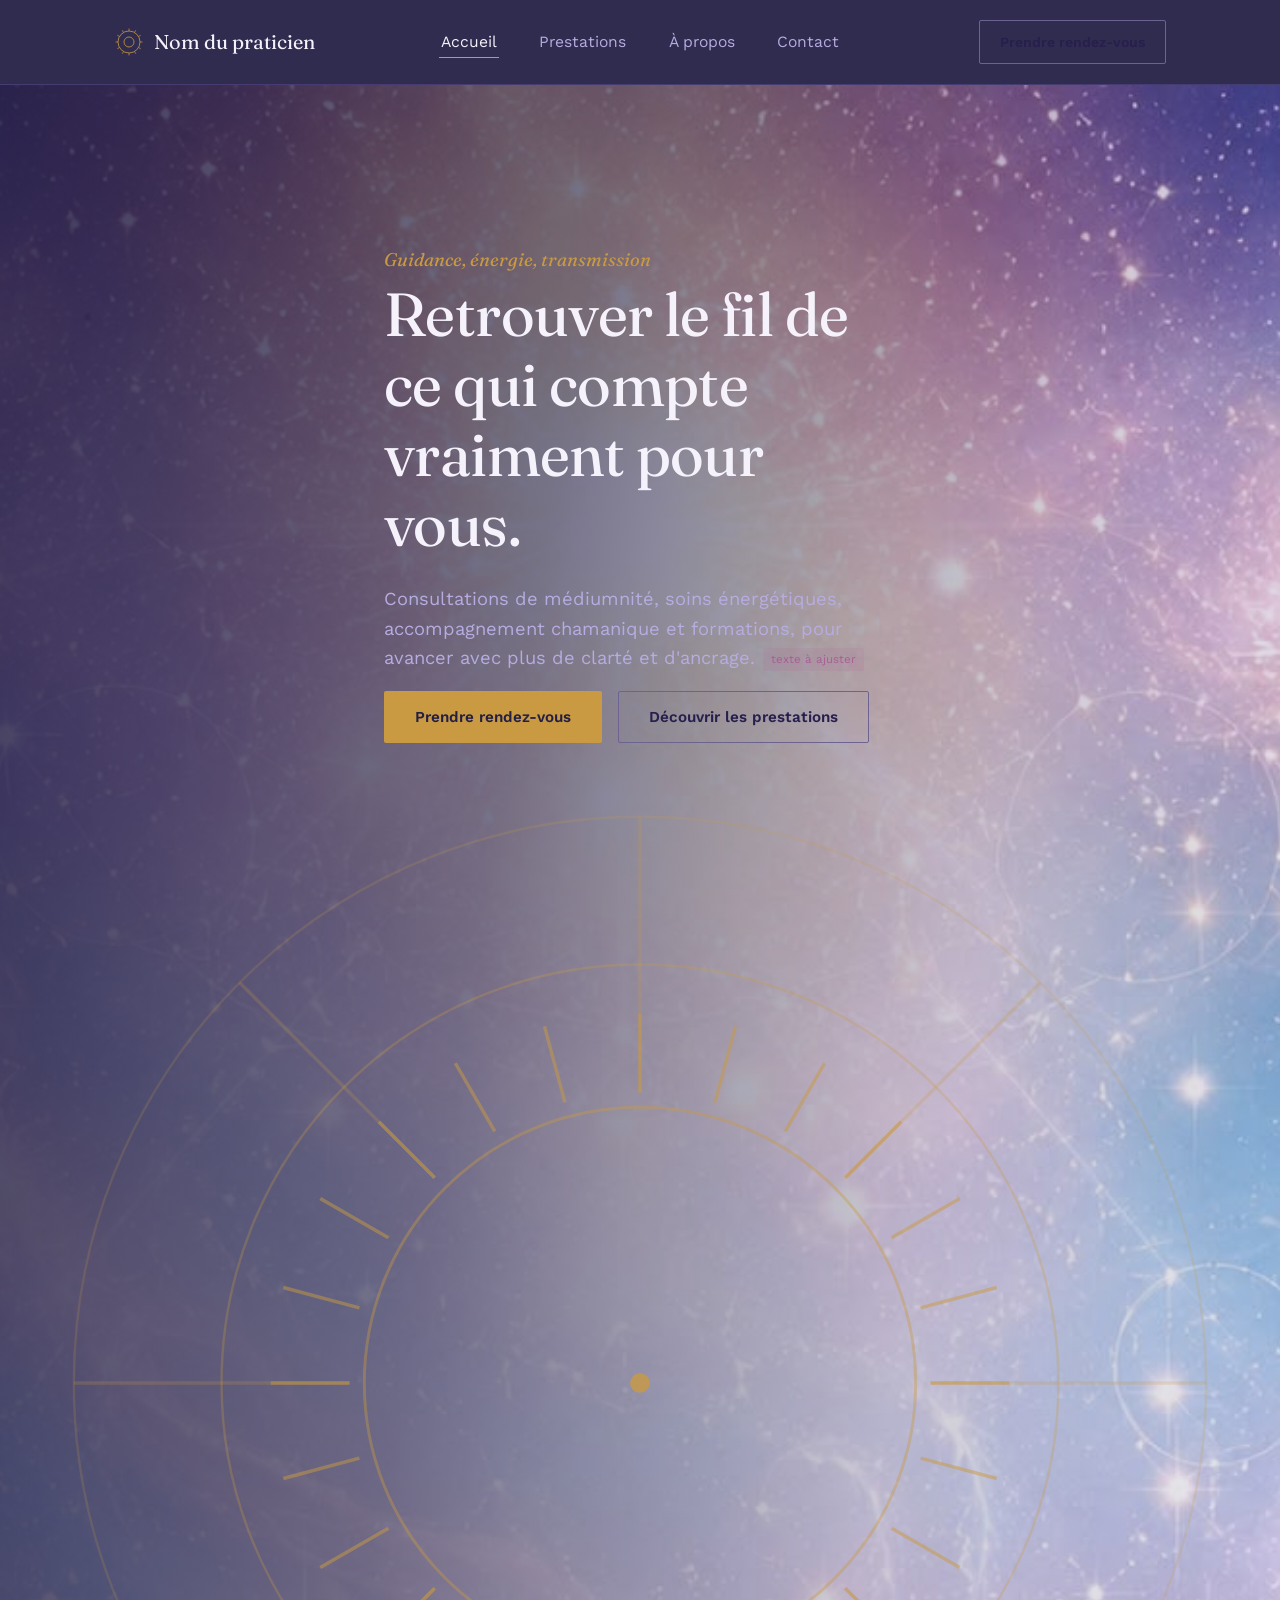
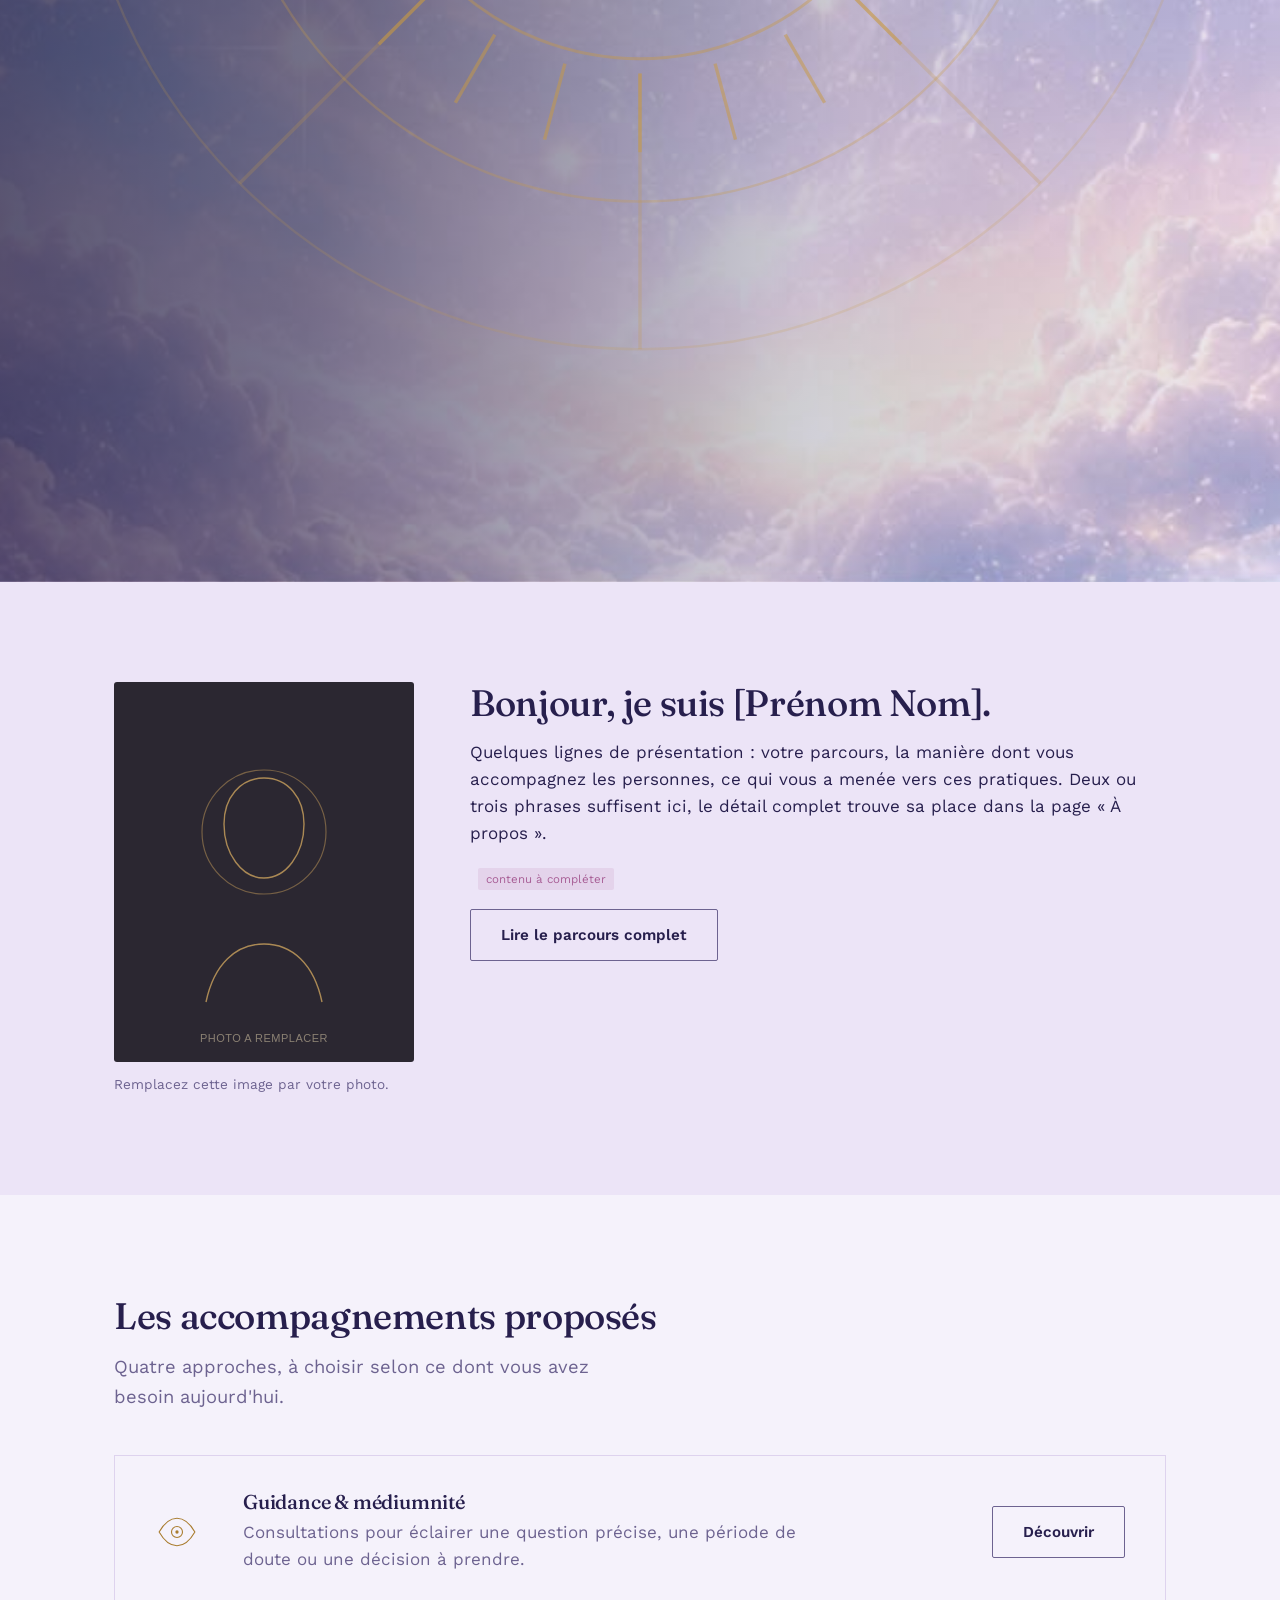
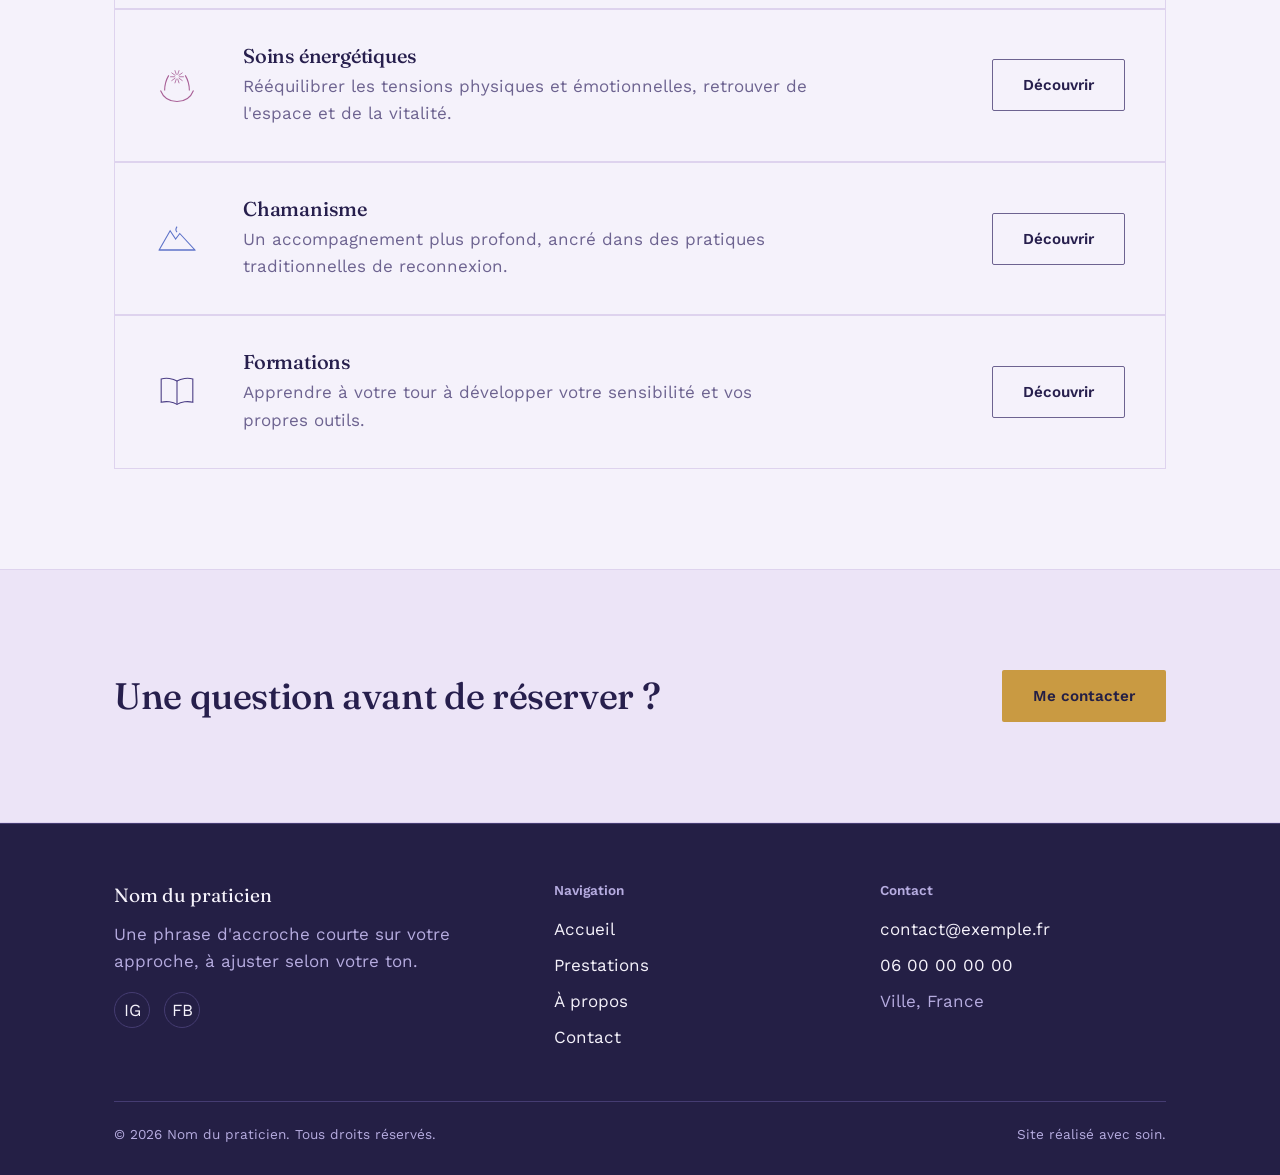
<file: index.html>
<!DOCTYPE html>
<html lang="fr">
<head>
<meta charset="UTF-8">
<meta name="viewport" content="width=device-width, initial-scale=1.0">
<title>Accueil — [Nom du praticien]</title>
<meta name="description" content="Guidance, médiumnité, soins énergétiques, chamanisme et formations — accompagnement à [Ville].">
<link rel="preconnect" href="https://fonts.googleapis.com">
<link href="https://fonts.googleapis.com/css2?family=Fraunces:ital,wght@0,300..600;1,400..500&family=Work+Sans:wght@400;500;600&display=swap" rel="stylesheet">
<link rel="stylesheet" href="assets/style.css">
</head>
<body>

<header class="site-header">
  <div class="header-grid">
    <a href="index.html" class="logo">
      <svg viewBox="0 0 60 60" xmlns="http://www.w3.org/2000/svg" role="presentation" aria-hidden="true">
  <circle cx="30" cy="30" r="22" fill="none" stroke="var(--gold)" stroke-width="1.6"/>
  <circle cx="30" cy="30" r="10" fill="none" stroke="var(--gold)" stroke-width="1.6"/>
<line x1="52.0" y1="30.0" x2="57.0" y2="30.0" stroke="var(--gold)" stroke-width="1.6" opacity="0.9"/>
<line x1="49.1" y1="41.0" x2="53.4" y2="43.5" stroke="var(--gold)" stroke-width="1.6" opacity="0.9"/>
<line x1="41.0" y1="49.1" x2="43.5" y2="53.4" stroke="var(--gold)" stroke-width="1.6" opacity="0.9"/>
<line x1="30.0" y1="52.0" x2="30.0" y2="57.0" stroke="var(--gold)" stroke-width="1.6" opacity="0.9"/>
<line x1="19.0" y1="49.1" x2="16.5" y2="53.4" stroke="var(--gold)" stroke-width="1.6" opacity="0.9"/>
<line x1="10.9" y1="41.0" x2="6.6" y2="43.5" stroke="var(--gold)" stroke-width="1.6" opacity="0.9"/>
<line x1="8.0" y1="30.0" x2="3.0" y2="30.0" stroke="var(--gold)" stroke-width="1.6" opacity="0.9"/>
<line x1="10.9" y1="19.0" x2="6.6" y2="16.5" stroke="var(--gold)" stroke-width="1.6" opacity="0.9"/>
<line x1="19.0" y1="10.9" x2="16.5" y2="6.6" stroke="var(--gold)" stroke-width="1.6" opacity="0.9"/>
<line x1="30.0" y1="8.0" x2="30.0" y2="3.0" stroke="var(--gold)" stroke-width="1.6" opacity="0.9"/>
<line x1="41.0" y1="10.9" x2="43.5" y2="6.6" stroke="var(--gold)" stroke-width="1.6" opacity="0.9"/>
<line x1="49.1" y1="19.0" x2="53.4" y2="16.5" stroke="var(--gold)" stroke-width="1.6" opacity="0.9"/>
</svg>
      <span>Nom du praticien</span>
    </a>
    <nav class="main-nav" aria-label="Navigation principale">
      <ul>
        <li><a href="index.html" aria-current="page">Accueil</a></li>
        <li><a href="prestations.html">Prestations</a></li>
        <li><a href="apropos.html">À propos</a></li>
        <li><a href="contact.html">Contact</a></li>
      </ul>
    </nav>
    <div class="header-cta"><a href="contact.html" class="btn btn-ghost">Prendre rendez-vous</a></div>
    <button class="nav-toggle" aria-expanded="false" aria-label="Ouvrir le menu">☰</button>
  </div>
</header>

<main>

  <section class="hero">
    <div class="wrap hero-grid">
      <div>
        <span class="eyebrow-mark">Guidance, énergie, transmission</span>
        <h1>Retrouver le fil de ce qui compte vraiment pour vous.</h1>
        <p class="lede">Consultations de médiumnité, soins énergétiques, accompagnement chamanique et formations, pour avancer avec plus de clarté et d'ancrage.<span class="placeholder-flag">texte à ajuster</span></p>
        <div style="display:flex; gap:16px; flex-wrap:wrap; margin-top:8px;">
          <a href="contact.html" class="btn btn-primary">Prendre rendez-vous</a>
          <a href="prestations.html" class="btn btn-ghost">Découvrir les prestations</a>
        </div>
      </div>
    </div>
    <svg class="hero-art" viewBox="0 0 520 520" xmlns="http://www.w3.org/2000/svg" role="presentation" aria-hidden="true">
  <circle cx="260" cy="260" r="230" fill="none" stroke="var(--gold)" stroke-width="1" opacity="0.18"/>
  <circle cx="260" cy="260" r="170" fill="none" stroke="var(--gold)" stroke-width="1" opacity="0.28"/>
  <circle cx="260" cy="260" r="112" fill="none" stroke="var(--gold)" stroke-width="1.2" opacity="0.4"/>
<line x1="378.0" y1="260.0" x2="410.0" y2="260.0" stroke="var(--gold)" stroke-width="1.4" opacity="0.5"/>
<line x1="374.0" y1="290.5" x2="404.9" y2="298.8" stroke="var(--gold)" stroke-width="1.4" opacity="0.5"/>
<line x1="362.2" y1="319.0" x2="389.9" y2="335.0" stroke="var(--gold)" stroke-width="1.4" opacity="0.5"/>
<line x1="343.4" y1="343.4" x2="366.1" y2="366.1" stroke="var(--gold)" stroke-width="1.4" opacity="0.5"/>
<line x1="319.0" y1="362.2" x2="335.0" y2="389.9" stroke="var(--gold)" stroke-width="1.4" opacity="0.5"/>
<line x1="290.5" y1="374.0" x2="298.8" y2="404.9" stroke="var(--gold)" stroke-width="1.4" opacity="0.5"/>
<line x1="260.0" y1="378.0" x2="260.0" y2="410.0" stroke="var(--gold)" stroke-width="1.4" opacity="0.5"/>
<line x1="229.5" y1="374.0" x2="221.2" y2="404.9" stroke="var(--gold)" stroke-width="1.4" opacity="0.5"/>
<line x1="201.0" y1="362.2" x2="185.0" y2="389.9" stroke="var(--gold)" stroke-width="1.4" opacity="0.5"/>
<line x1="176.6" y1="343.4" x2="153.9" y2="366.1" stroke="var(--gold)" stroke-width="1.4" opacity="0.5"/>
<line x1="157.8" y1="319.0" x2="130.1" y2="335.0" stroke="var(--gold)" stroke-width="1.4" opacity="0.5"/>
<line x1="146.0" y1="290.5" x2="115.1" y2="298.8" stroke="var(--gold)" stroke-width="1.4" opacity="0.5"/>
<line x1="142.0" y1="260.0" x2="110.0" y2="260.0" stroke="var(--gold)" stroke-width="1.4" opacity="0.5"/>
<line x1="146.0" y1="229.5" x2="115.1" y2="221.2" stroke="var(--gold)" stroke-width="1.4" opacity="0.5"/>
<line x1="157.8" y1="201.0" x2="130.1" y2="185.0" stroke="var(--gold)" stroke-width="1.4" opacity="0.5"/>
<line x1="176.6" y1="176.6" x2="153.9" y2="153.9" stroke="var(--gold)" stroke-width="1.4" opacity="0.5"/>
<line x1="201.0" y1="157.8" x2="185.0" y2="130.1" stroke="var(--gold)" stroke-width="1.4" opacity="0.5"/>
<line x1="229.5" y1="146.0" x2="221.2" y2="115.1" stroke="var(--gold)" stroke-width="1.4" opacity="0.5"/>
<line x1="260.0" y1="142.0" x2="260.0" y2="110.0" stroke="var(--gold)" stroke-width="1.4" opacity="0.5"/>
<line x1="290.5" y1="146.0" x2="298.8" y2="115.1" stroke="var(--gold)" stroke-width="1.4" opacity="0.5"/>
<line x1="319.0" y1="157.8" x2="335.0" y2="130.1" stroke="var(--gold)" stroke-width="1.4" opacity="0.5"/>
<line x1="343.4" y1="176.6" x2="366.1" y2="153.9" stroke="var(--gold)" stroke-width="1.4" opacity="0.5"/>
<line x1="362.2" y1="201.0" x2="389.9" y2="185.0" stroke="var(--gold)" stroke-width="1.4" opacity="0.5"/>
<line x1="374.0" y1="229.5" x2="404.9" y2="221.2" stroke="var(--gold)" stroke-width="1.4" opacity="0.5"/>
<line x1="378.0" y1="260.0" x2="490.0" y2="260.0" stroke="var(--gold)" stroke-width="1.4" opacity="0.22"/>
<line x1="343.4" y1="343.4" x2="422.6" y2="422.6" stroke="var(--gold)" stroke-width="1.4" opacity="0.22"/>
<line x1="260.0" y1="378.0" x2="260.0" y2="490.0" stroke="var(--gold)" stroke-width="1.4" opacity="0.22"/>
<line x1="176.6" y1="343.4" x2="97.4" y2="422.6" stroke="var(--gold)" stroke-width="1.4" opacity="0.22"/>
<line x1="142.0" y1="260.0" x2="30.0" y2="260.0" stroke="var(--gold)" stroke-width="1.4" opacity="0.22"/>
<line x1="176.6" y1="176.6" x2="97.4" y2="97.4" stroke="var(--gold)" stroke-width="1.4" opacity="0.22"/>
<line x1="260.0" y1="142.0" x2="260.0" y2="30.0" stroke="var(--gold)" stroke-width="1.4" opacity="0.22"/>
<line x1="343.4" y1="176.6" x2="422.6" y2="97.4" stroke="var(--gold)" stroke-width="1.4" opacity="0.22"/>
  <circle cx="260" cy="260" r="58" fill="none" stroke="var(--rust)" stroke-width="1.4" opacity="0.55"/>
  <circle cx="260" cy="260" r="4" fill="var(--gold)" opacity="0.8"/>
</svg>
  </section>

  <section class="on-paper">
    <div class="wrap praticien">
      <figure>
        <img src="assets/portrait-placeholder.svg" alt="Portrait du praticien — à remplacer par votre photo">
        <figcaption>Remplacez cette image par votre photo.</figcaption>
      </figure>
      <div>
        <h2>Bonjour, je suis [Prénom Nom].</h2>
        <p>Quelques lignes de présentation : votre parcours, la manière dont vous accompagnez les personnes, ce qui vous a menée vers ces pratiques. Deux ou trois phrases suffisent ici, le détail complet trouve sa place dans la page « À propos ».</p>
        <p><span class="placeholder-flag">contenu à compléter</span></p>
        <a href="apropos.html" class="btn btn-ghost on-paper">Lire le parcours complet</a>
      </div>
    </div>
  </section>

  <section>
    <div class="wrap">
      <div class="section-head">
        <h2>Les accompagnements proposés</h2>
        <p class="lede">Quatre approches, à choisir selon ce dont vous avez besoin aujourd'hui.</p>
      </div>
    </div>
    <div class="wrap">
      <div class="category-list">

        <div class="category-card accent-guidance">
          <svg class="cat-icon" viewBox="0 0 64 64" xmlns="http://www.w3.org/2000/svg" role="presentation" aria-hidden="true" fill="none" stroke="currentColor" stroke-width="1.6">
  <path d="M6 32C14 18 24 12 32 12s18 6 26 20c-8 14-18 20-26 20S14 46 6 32Z"/>
  <circle cx="32" cy="32" r="8"/>
  <circle cx="32" cy="32" r="2.4" fill="currentColor" stroke="none"/>
</svg>
          <div>
            <h3>Guidance &amp; médiumnité</h3>
            <p>Consultations pour éclairer une question précise, une période de doute ou une décision à prendre.</p>
          </div>
          <a class="btn btn-ghost" href="prestations.html#guidance">Découvrir</a>
        </div>

        <div class="category-card accent-soin">
          <svg class="cat-icon" viewBox="0 0 64 64" xmlns="http://www.w3.org/2000/svg" role="presentation" aria-hidden="true" fill="none" stroke="currentColor" stroke-width="1.6">
  <path d="M14 40c0-12 6-22 6-22M50 40c0-12-6-22-6-22"/>
  <path d="M8 40c4 10 12 16 24 16s20-6 24-16"/>
<line x1="35.0" y1="20.0" x2="42.0" y2="20.0" stroke="currentColor" stroke-width="1.3" opacity="0.9"/>
<line x1="34.4" y1="21.8" x2="40.1" y2="25.9" stroke="currentColor" stroke-width="1.3" opacity="0.9"/>
<line x1="32.9" y1="22.9" x2="35.1" y2="29.5" stroke="currentColor" stroke-width="1.3" opacity="0.9"/>
<line x1="31.1" y1="22.9" x2="28.9" y2="29.5" stroke="currentColor" stroke-width="1.3" opacity="0.9"/>
<line x1="29.6" y1="21.8" x2="23.9" y2="25.9" stroke="currentColor" stroke-width="1.3" opacity="0.9"/>
<line x1="29.0" y1="20.0" x2="22.0" y2="20.0" stroke="currentColor" stroke-width="1.3" opacity="0.9"/>
<line x1="29.6" y1="18.2" x2="23.9" y2="14.1" stroke="currentColor" stroke-width="1.3" opacity="0.9"/>
<line x1="31.1" y1="17.1" x2="28.9" y2="10.5" stroke="currentColor" stroke-width="1.3" opacity="0.9"/>
<line x1="32.9" y1="17.1" x2="35.1" y2="10.5" stroke="currentColor" stroke-width="1.3" opacity="0.9"/>
<line x1="34.4" y1="18.2" x2="40.1" y2="14.1" stroke="currentColor" stroke-width="1.3" opacity="0.9"/>
</svg>
          <div>
            <h3>Soins énergétiques</h3>
            <p>Rééquilibrer les tensions physiques et émotionnelles, retrouver de l'espace et de la vitalité.</p>
          </div>
          <a class="btn btn-ghost" href="prestations.html#soins">Découvrir</a>
        </div>

        <div class="category-card accent-chaman">
          <svg class="cat-icon" viewBox="0 0 64 64" xmlns="http://www.w3.org/2000/svg" role="presentation" aria-hidden="true" fill="none" stroke="currentColor" stroke-width="1.6">
  <path d="M6 48 22 20l8 12 6-8 22 24Z"/>
  <path d="M32 14c-2 3-2 6 0 8"/>
  <line x1="6" y1="48" x2="58" y2="48"/>
</svg>
          <div>
            <h3>Chamanisme</h3>
            <p>Un accompagnement plus profond, ancré dans des pratiques traditionnelles de reconnexion.</p>
          </div>
          <a class="btn btn-ghost" href="prestations.html#chamanisme">Découvrir</a>
        </div>

        <div class="category-card accent-formation">
          <svg class="cat-icon" viewBox="0 0 64 64" xmlns="http://www.w3.org/2000/svg" role="presentation" aria-hidden="true" fill="none" stroke="currentColor" stroke-width="1.6">
  <path d="M32 16C26 12 16 11 9 13v34c7-2 17-1 23 3 6-4 16-5 23-3V13c-7-2-17-1-23 3Z"/>
  <path d="M32 16v34"/>
</svg>
          <div>
            <h3>Formations</h3>
            <p>Apprendre à votre tour à développer votre sensibilité et vos propres outils.</p>
          </div>
          <a class="btn btn-ghost" href="prestations.html#formations">Découvrir</a>
        </div>

      </div>
    </div>
  </section>

  <section class="cta-band on-soft">
    <div class="wrap">
      <h2>Une question avant de réserver ?</h2>
      <a href="contact.html" class="btn btn-primary">Me contacter</a>
    </div>
  </section>

</main>

<footer class="site-footer">
  <div class="wrap">
    <div class="footer-grid">
      <div>
        <div class="footer-logo">Nom du praticien</div>
        <p>Une phrase d'accroche courte sur votre approche, à ajuster selon votre ton.</p>
        <div class="social-row">
          <a href="#" aria-label="Instagram">IG</a>
          <a href="#" aria-label="Facebook">FB</a>
        </div>
      </div>
      <div>
        <h4>Navigation</h4>
        <ul>
          <li><a href="index.html">Accueil</a></li>
          <li><a href="prestations.html">Prestations</a></li>
          <li><a href="apropos.html">À propos</a></li>
          <li><a href="contact.html">Contact</a></li>
        </ul>
      </div>
      <div>
        <h4>Contact</h4>
        <ul>
          <li><a href="mailto:contact@exemple.fr">contact@exemple.fr</a></li>
          <li><a href="tel:+33600000000">06 00 00 00 00</a></li>
          <li>Ville, France</li>
        </ul>
      </div>
    </div>
    <div class="footer-bottom">
      <span>© 2026 Nom du praticien. Tous droits réservés.</span>
      <span>Site réalisé avec soin.</span>
    </div>
  </div>
</footer>

<script src="assets/nav.js"></script>
</body>
</html>
</file>
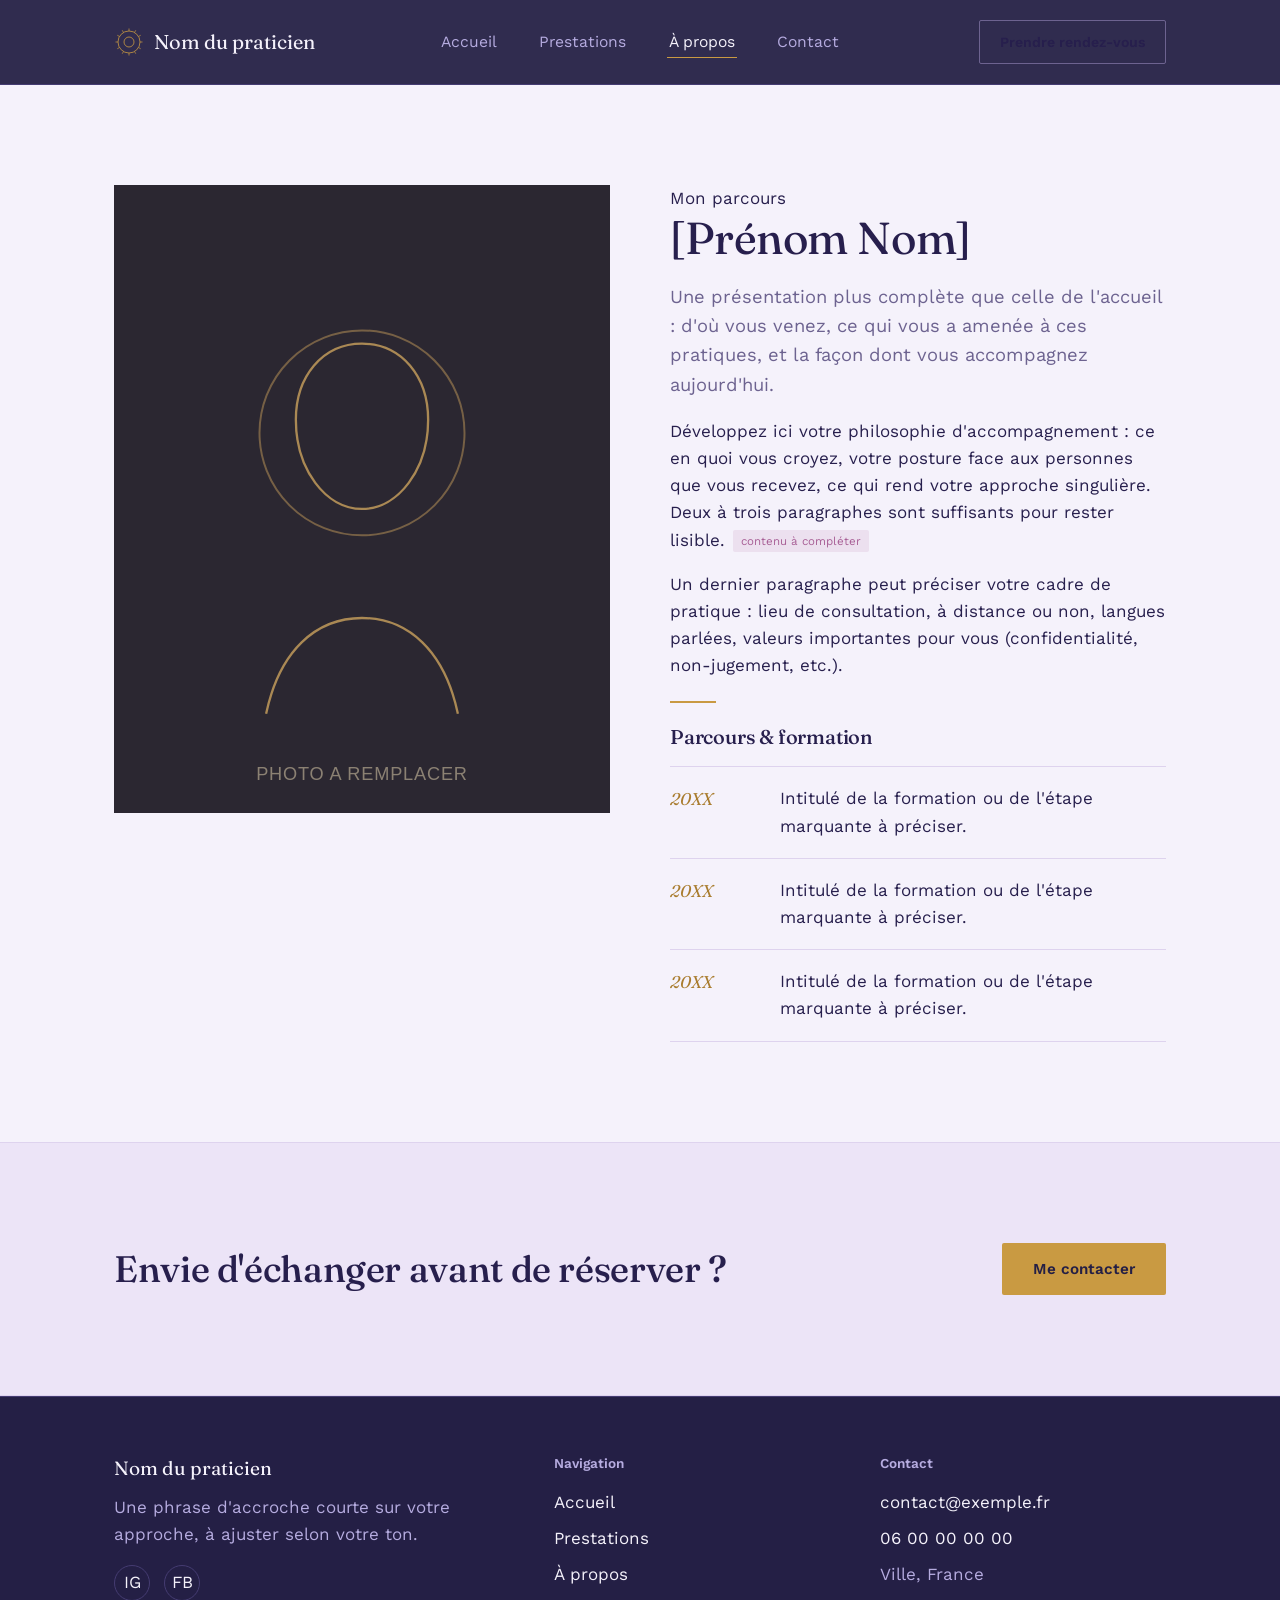
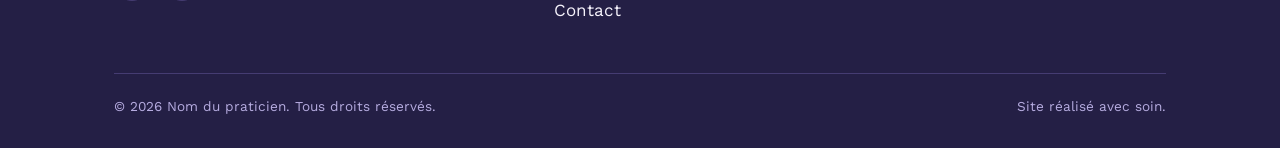
<file: apropos.html>
<!DOCTYPE html>
<html lang="fr">
<head>
<meta charset="UTF-8">
<meta name="viewport" content="width=device-width, initial-scale=1.0">
<title>À propos — [Nom du praticien]</title>
<meta name="description" content="Parcours et philosophie d'accompagnement.">
<link rel="preconnect" href="https://fonts.googleapis.com">
<link href="https://fonts.googleapis.com/css2?family=Fraunces:ital,wght@0,300..600;1,400..500&family=Work+Sans:wght@400;500;600&display=swap" rel="stylesheet">
<link rel="stylesheet" href="assets/style.css">
</head>
<body>

<header class="site-header">
  <div class="header-grid">
    <a href="index.html" class="logo">
      <svg viewBox="0 0 60 60" xmlns="http://www.w3.org/2000/svg" role="presentation" aria-hidden="true">
  <circle cx="30" cy="30" r="22" fill="none" stroke="var(--gold)" stroke-width="1.6"/>
  <circle cx="30" cy="30" r="10" fill="none" stroke="var(--gold)" stroke-width="1.6"/>
<line x1="52.0" y1="30.0" x2="57.0" y2="30.0" stroke="var(--gold)" stroke-width="1.6" opacity="0.9"/>
<line x1="49.1" y1="41.0" x2="53.4" y2="43.5" stroke="var(--gold)" stroke-width="1.6" opacity="0.9"/>
<line x1="41.0" y1="49.1" x2="43.5" y2="53.4" stroke="var(--gold)" stroke-width="1.6" opacity="0.9"/>
<line x1="30.0" y1="52.0" x2="30.0" y2="57.0" stroke="var(--gold)" stroke-width="1.6" opacity="0.9"/>
<line x1="19.0" y1="49.1" x2="16.5" y2="53.4" stroke="var(--gold)" stroke-width="1.6" opacity="0.9"/>
<line x1="10.9" y1="41.0" x2="6.6" y2="43.5" stroke="var(--gold)" stroke-width="1.6" opacity="0.9"/>
<line x1="8.0" y1="30.0" x2="3.0" y2="30.0" stroke="var(--gold)" stroke-width="1.6" opacity="0.9"/>
<line x1="10.9" y1="19.0" x2="6.6" y2="16.5" stroke="var(--gold)" stroke-width="1.6" opacity="0.9"/>
<line x1="19.0" y1="10.9" x2="16.5" y2="6.6" stroke="var(--gold)" stroke-width="1.6" opacity="0.9"/>
<line x1="30.0" y1="8.0" x2="30.0" y2="3.0" stroke="var(--gold)" stroke-width="1.6" opacity="0.9"/>
<line x1="41.0" y1="10.9" x2="43.5" y2="6.6" stroke="var(--gold)" stroke-width="1.6" opacity="0.9"/>
<line x1="49.1" y1="19.0" x2="53.4" y2="16.5" stroke="var(--gold)" stroke-width="1.6" opacity="0.9"/>
</svg>
      <span>Nom du praticien</span>
    </a>
    <nav class="main-nav" aria-label="Navigation principale">
      <ul>
        <li><a href="index.html">Accueil</a></li>
        <li><a href="prestations.html">Prestations</a></li>
        <li><a href="apropos.html" aria-current="page">À propos</a></li>
        <li><a href="contact.html">Contact</a></li>
      </ul>
    </nav>
    <div class="header-cta"><a href="contact.html" class="btn btn-ghost">Prendre rendez-vous</a></div>
    <button class="nav-toggle" aria-expanded="false" aria-label="Ouvrir le menu">☰</button>
  </div>
</header>

<main>

  <section>
    <div class="wrap apropos-grid">
      <figure>
        <img src="assets/portrait-placeholder.svg" alt="Portrait du praticien — à remplacer par votre photo">
      </figure>
      <div>
        <span class="eyebrow-mark">Mon parcours</span>
        <h1 style="font-size:clamp(2rem,4vw,2.8rem);">[Prénom Nom]</h1>
        <p class="lede">Une présentation plus complète que celle de l'accueil : d'où vous venez, ce qui vous a amenée à ces pratiques, et la façon dont vous accompagnez aujourd'hui.</p>
        <p>Développez ici votre philosophie d'accompagnement : ce en quoi vous croyez, votre posture face aux personnes que vous recevez, ce qui rend votre approche singulière. Deux à trois paragraphes sont suffisants pour rester lisible.<span class="placeholder-flag">contenu à compléter</span></p>
        <p>Un dernier paragraphe peut préciser votre cadre de pratique : lieu de consultation, à distance ou non, langues parlées, valeurs importantes pour vous (confidentialité, non-jugement, etc.).</p>

        <hr class="hairline">
        <h3 style="margin-bottom:18px;">Parcours &amp; formation</h3>
        <ul class="timeline">
          <li>
            <span class="year">20XX</span>
            <span>Intitulé de la formation ou de l'étape marquante à préciser.</span>
          </li>
          <li>
            <span class="year">20XX</span>
            <span>Intitulé de la formation ou de l'étape marquante à préciser.</span>
          </li>
          <li>
            <span class="year">20XX</span>
            <span>Intitulé de la formation ou de l'étape marquante à préciser.</span>
          </li>
        </ul>
      </div>
    </div>
  </section>

  <section class="cta-band on-soft">
    <div class="wrap">
      <h2>Envie d'échanger avant de réserver ?</h2>
      <a href="contact.html" class="btn btn-primary">Me contacter</a>
    </div>
  </section>

</main>

<footer class="site-footer">
  <div class="wrap">
    <div class="footer-grid">
      <div>
        <div class="footer-logo">Nom du praticien</div>
        <p>Une phrase d'accroche courte sur votre approche, à ajuster selon votre ton.</p>
        <div class="social-row">
          <a href="#" aria-label="Instagram">IG</a>
          <a href="#" aria-label="Facebook">FB</a>
        </div>
      </div>
      <div>
        <h4>Navigation</h4>
        <ul>
          <li><a href="index.html">Accueil</a></li>
          <li><a href="prestations.html">Prestations</a></li>
          <li><a href="apropos.html">À propos</a></li>
          <li><a href="contact.html">Contact</a></li>
        </ul>
      </div>
      <div>
        <h4>Contact</h4>
        <ul>
          <li><a href="mailto:contact@exemple.fr">contact@exemple.fr</a></li>
          <li><a href="tel:+33600000000">06 00 00 00 00</a></li>
          <li>Ville, France</li>
        </ul>
      </div>
    </div>
    <div class="footer-bottom">
      <span>© 2026 Nom du praticien. Tous droits réservés.</span>
      <span>Site réalisé avec soin.</span>
    </div>
  </div>
</footer>

<script src="assets/nav.js"></script>
</body>
</html>
</file>
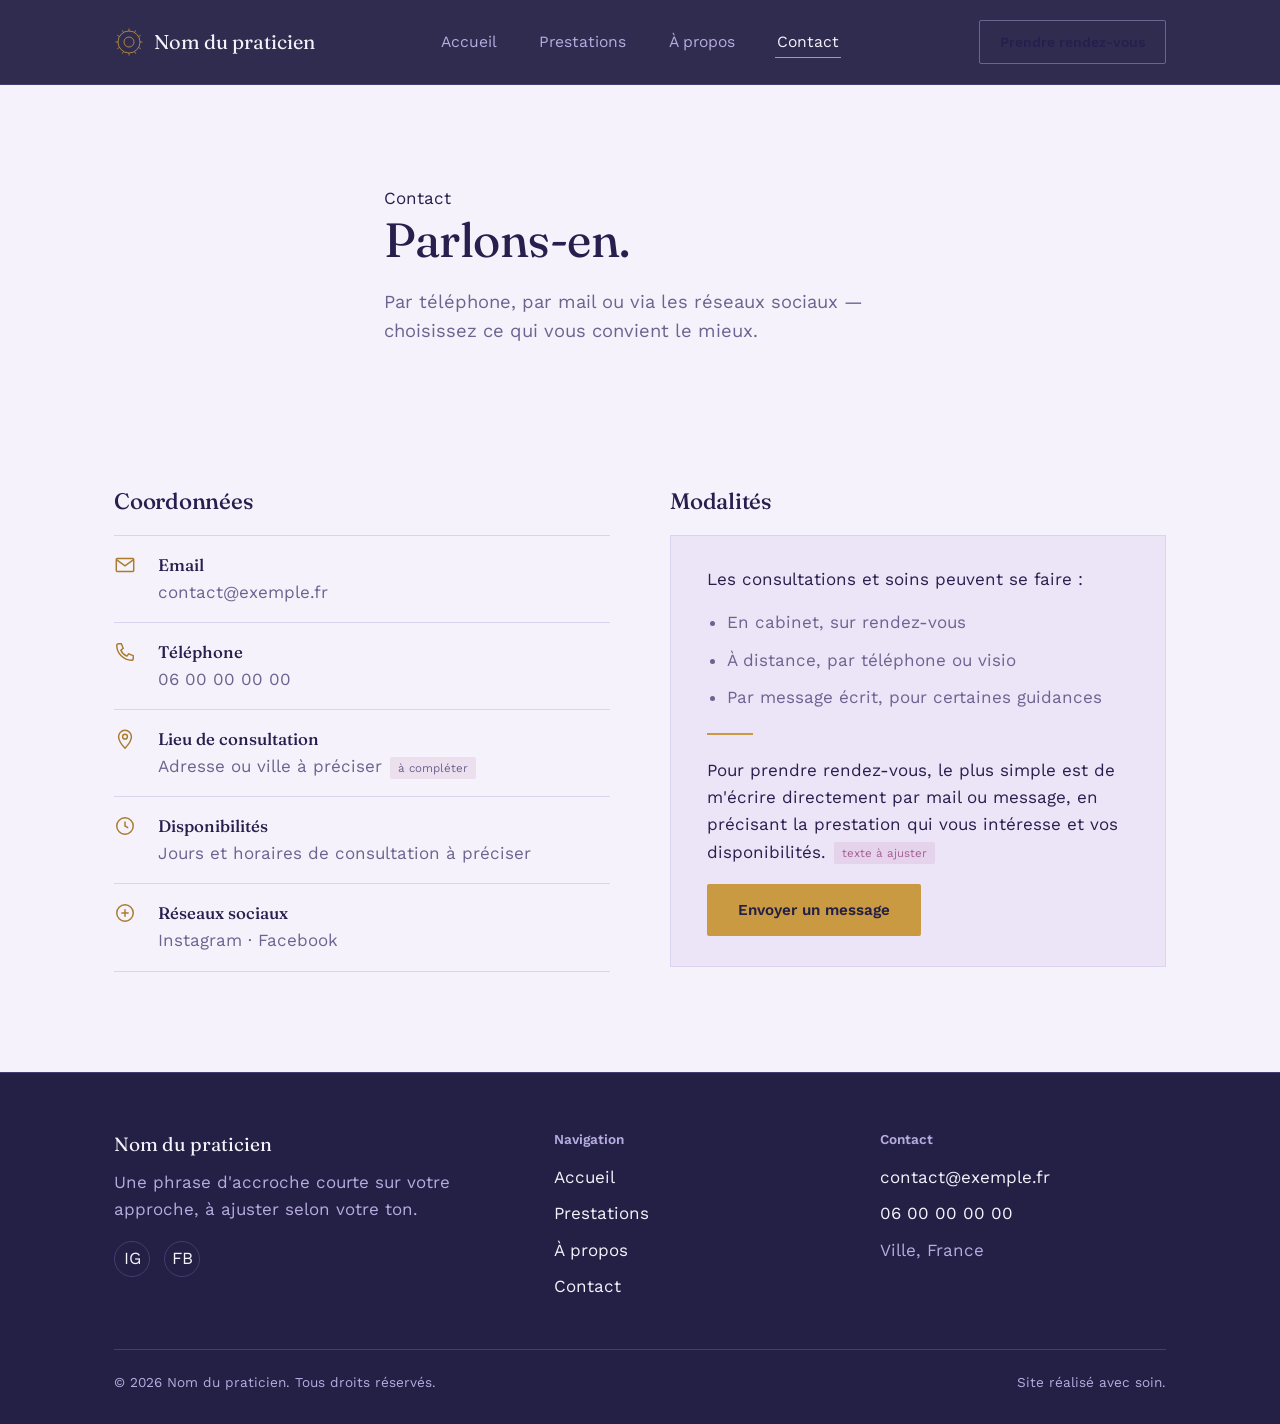
<file: contact.html>
<!DOCTYPE html>
<html lang="fr">
<head>
<meta charset="UTF-8">
<meta name="viewport" content="width=device-width, initial-scale=1.0">
<title>Contact — [Nom du praticien]</title>
<meta name="description" content="Coordonnées, réseaux sociaux et modalités de rendez-vous.">
<link rel="preconnect" href="https://fonts.googleapis.com">
<link href="https://fonts.googleapis.com/css2?family=Fraunces:ital,wght@0,300..600;1,400..500&family=Work+Sans:wght@400;500;600&display=swap" rel="stylesheet">
<link rel="stylesheet" href="assets/style.css">
</head>
<body>

<header class="site-header">
  <div class="header-grid">
    <a href="index.html" class="logo">
      <svg viewBox="0 0 60 60" xmlns="http://www.w3.org/2000/svg" role="presentation" aria-hidden="true">
  <circle cx="30" cy="30" r="22" fill="none" stroke="var(--gold)" stroke-width="1.6"/>
  <circle cx="30" cy="30" r="10" fill="none" stroke="var(--gold)" stroke-width="1.6"/>
<line x1="52.0" y1="30.0" x2="57.0" y2="30.0" stroke="var(--gold)" stroke-width="1.6" opacity="0.9"/>
<line x1="49.1" y1="41.0" x2="53.4" y2="43.5" stroke="var(--gold)" stroke-width="1.6" opacity="0.9"/>
<line x1="41.0" y1="49.1" x2="43.5" y2="53.4" stroke="var(--gold)" stroke-width="1.6" opacity="0.9"/>
<line x1="30.0" y1="52.0" x2="30.0" y2="57.0" stroke="var(--gold)" stroke-width="1.6" opacity="0.9"/>
<line x1="19.0" y1="49.1" x2="16.5" y2="53.4" stroke="var(--gold)" stroke-width="1.6" opacity="0.9"/>
<line x1="10.9" y1="41.0" x2="6.6" y2="43.5" stroke="var(--gold)" stroke-width="1.6" opacity="0.9"/>
<line x1="8.0" y1="30.0" x2="3.0" y2="30.0" stroke="var(--gold)" stroke-width="1.6" opacity="0.9"/>
<line x1="10.9" y1="19.0" x2="6.6" y2="16.5" stroke="var(--gold)" stroke-width="1.6" opacity="0.9"/>
<line x1="19.0" y1="10.9" x2="16.5" y2="6.6" stroke="var(--gold)" stroke-width="1.6" opacity="0.9"/>
<line x1="30.0" y1="8.0" x2="30.0" y2="3.0" stroke="var(--gold)" stroke-width="1.6" opacity="0.9"/>
<line x1="41.0" y1="10.9" x2="43.5" y2="6.6" stroke="var(--gold)" stroke-width="1.6" opacity="0.9"/>
<line x1="49.1" y1="19.0" x2="53.4" y2="16.5" stroke="var(--gold)" stroke-width="1.6" opacity="0.9"/>
</svg>
      <span>Nom du praticien</span>
    </a>
    <nav class="main-nav" aria-label="Navigation principale">
      <ul>
        <li><a href="index.html">Accueil</a></li>
        <li><a href="prestations.html">Prestations</a></li>
        <li><a href="apropos.html">À propos</a></li>
        <li><a href="contact.html" aria-current="page">Contact</a></li>
      </ul>
    </nav>
    <div class="header-cta"><a href="contact.html" class="btn btn-ghost">Prendre rendez-vous</a></div>
    <button class="nav-toggle" aria-expanded="false" aria-label="Ouvrir le menu">☰</button>
  </div>
</header>

<main>

  <section style="padding-bottom:0;">
    <div class="wrap section-head">
      <span class="eyebrow-mark">Contact</span>
      <h1 style="font-size:clamp(2.2rem,4vw,3rem);">Parlons-en.</h1>
      <p class="lede">Par téléphone, par mail ou via les réseaux sociaux — choisissez ce qui vous convient le mieux.</p>
    </div>
  </section>

  <section>
    <div class="wrap contact-grid">

      <div>
        <h2 style="font-size:1.4rem; margin-bottom:20px;">Coordonnées</h2>
        <ul class="contact-list">
          <li>
            <svg viewBox="0 0 24 24" xmlns="http://www.w3.org/2000/svg" fill="none" stroke="currentColor" stroke-width="1.6" aria-hidden="true"><rect x="2.5" y="5" width="19" height="14" rx="1"/><path d="M3 6.5 12 13l9-6.5"/></svg>
            <div>
              <strong>Email</strong>
              <a href="mailto:contact@exemple.fr">contact@exemple.fr</a>
            </div>
          </li>
          <li>
            <svg viewBox="0 0 24 24" xmlns="http://www.w3.org/2000/svg" fill="none" stroke="currentColor" stroke-width="1.6" aria-hidden="true"><path d="M5 3h3l2 5-2.5 2a12 12 0 0 0 6.5 6.5l2-2.5 5 2v3a2 2 0 0 1-2 2C10.5 21 3 13.5 3 5a2 2 0 0 1 2-2Z"/></svg>
            <div>
              <strong>Téléphone</strong>
              <a href="tel:+33600000000">06 00 00 00 00</a>
            </div>
          </li>
          <li>
            <svg viewBox="0 0 24 24" xmlns="http://www.w3.org/2000/svg" fill="none" stroke="currentColor" stroke-width="1.6" aria-hidden="true"><path d="M12 22s7-7.2 7-12.5A7 7 0 0 0 5 9.5C5 14.8 12 22 12 22Z"/><circle cx="12" cy="9.5" r="2.6"/></svg>
            <div>
              <strong>Lieu de consultation</strong>
              <span>Adresse ou ville à préciser<span class="placeholder-flag">à compléter</span></span>
            </div>
          </li>
          <li>
            <svg viewBox="0 0 24 24" xmlns="http://www.w3.org/2000/svg" fill="none" stroke="currentColor" stroke-width="1.6" aria-hidden="true"><circle cx="12" cy="12" r="9"/><path d="M12 7v5l3.5 2"/></svg>
            <div>
              <strong>Disponibilités</strong>
              <span>Jours et horaires de consultation à préciser</span>
            </div>
          </li>
          <li>
            <svg viewBox="0 0 24 24" xmlns="http://www.w3.org/2000/svg" fill="none" stroke="currentColor" stroke-width="1.6" aria-hidden="true"><circle cx="12" cy="12" r="9"/><path d="M8 12h8M12 8v8"/></svg>
            <div>
              <strong>Réseaux sociaux</strong>
              <span>
                <a href="#">Instagram</a> · <a href="#">Facebook</a>
              </span>
            </div>
          </li>
        </ul>
      </div>

      <div>
        <h2 style="font-size:1.4rem; margin-bottom:20px;">Modalités</h2>
        <div class="modalites-card">
          <p style="margin-bottom:16px;">Les consultations et soins peuvent se faire :</p>
          <ul>
            <li>En cabinet, sur rendez-vous</li>
            <li>À distance, par téléphone ou visio</li>
            <li>Par message écrit, pour certaines guidances</li>
          </ul>
          <hr class="hairline">
          <p style="margin-bottom:10px;">Pour prendre rendez-vous, le plus simple est de m'écrire directement par mail ou message, en précisant la prestation qui vous intéresse et vos disponibilités.<span class="placeholder-flag">texte à ajuster</span></p>
          <a href="mailto:contact@exemple.fr" class="btn btn-primary" style="margin-top:8px;">Envoyer un message</a>
        </div>
      </div>

    </div>
  </section>

</main>

<footer class="site-footer">
  <div class="wrap">
    <div class="footer-grid">
      <div>
        <div class="footer-logo">Nom du praticien</div>
        <p>Une phrase d'accroche courte sur votre approche, à ajuster selon votre ton.</p>
        <div class="social-row">
          <a href="#" aria-label="Instagram">IG</a>
          <a href="#" aria-label="Facebook">FB</a>
        </div>
      </div>
      <div>
        <h4>Navigation</h4>
        <ul>
          <li><a href="index.html">Accueil</a></li>
          <li><a href="prestations.html">Prestations</a></li>
          <li><a href="apropos.html">À propos</a></li>
          <li><a href="contact.html">Contact</a></li>
        </ul>
      </div>
      <div>
        <h4>Contact</h4>
        <ul>
          <li><a href="mailto:contact@exemple.fr">contact@exemple.fr</a></li>
          <li><a href="tel:+33600000000">06 00 00 00 00</a></li>
          <li>Ville, France</li>
        </ul>
      </div>
    </div>
    <div class="footer-bottom">
      <span>© 2026 Nom du praticien. Tous droits réservés.</span>
      <span>Site réalisé avec soin.</span>
    </div>
  </div>
</footer>

<script src="assets/nav.js"></script>
</body>
</html>
</file>
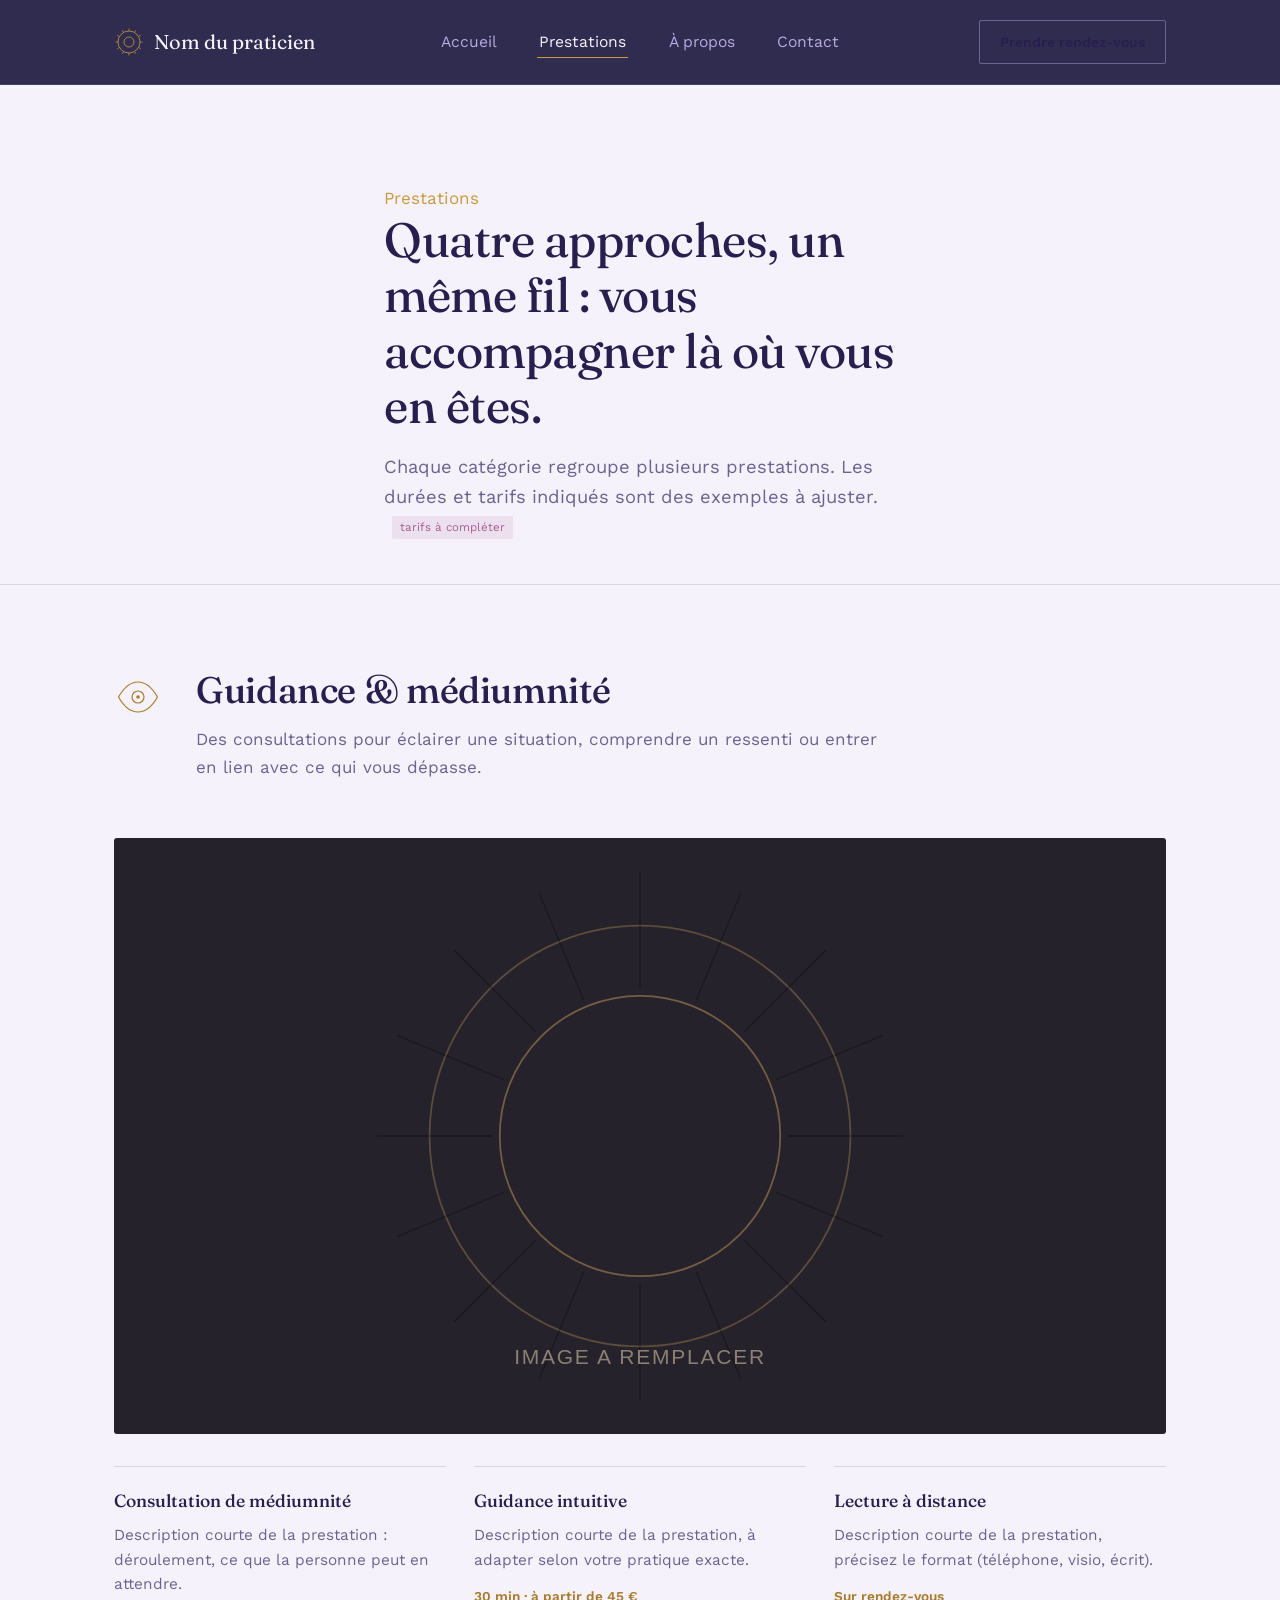
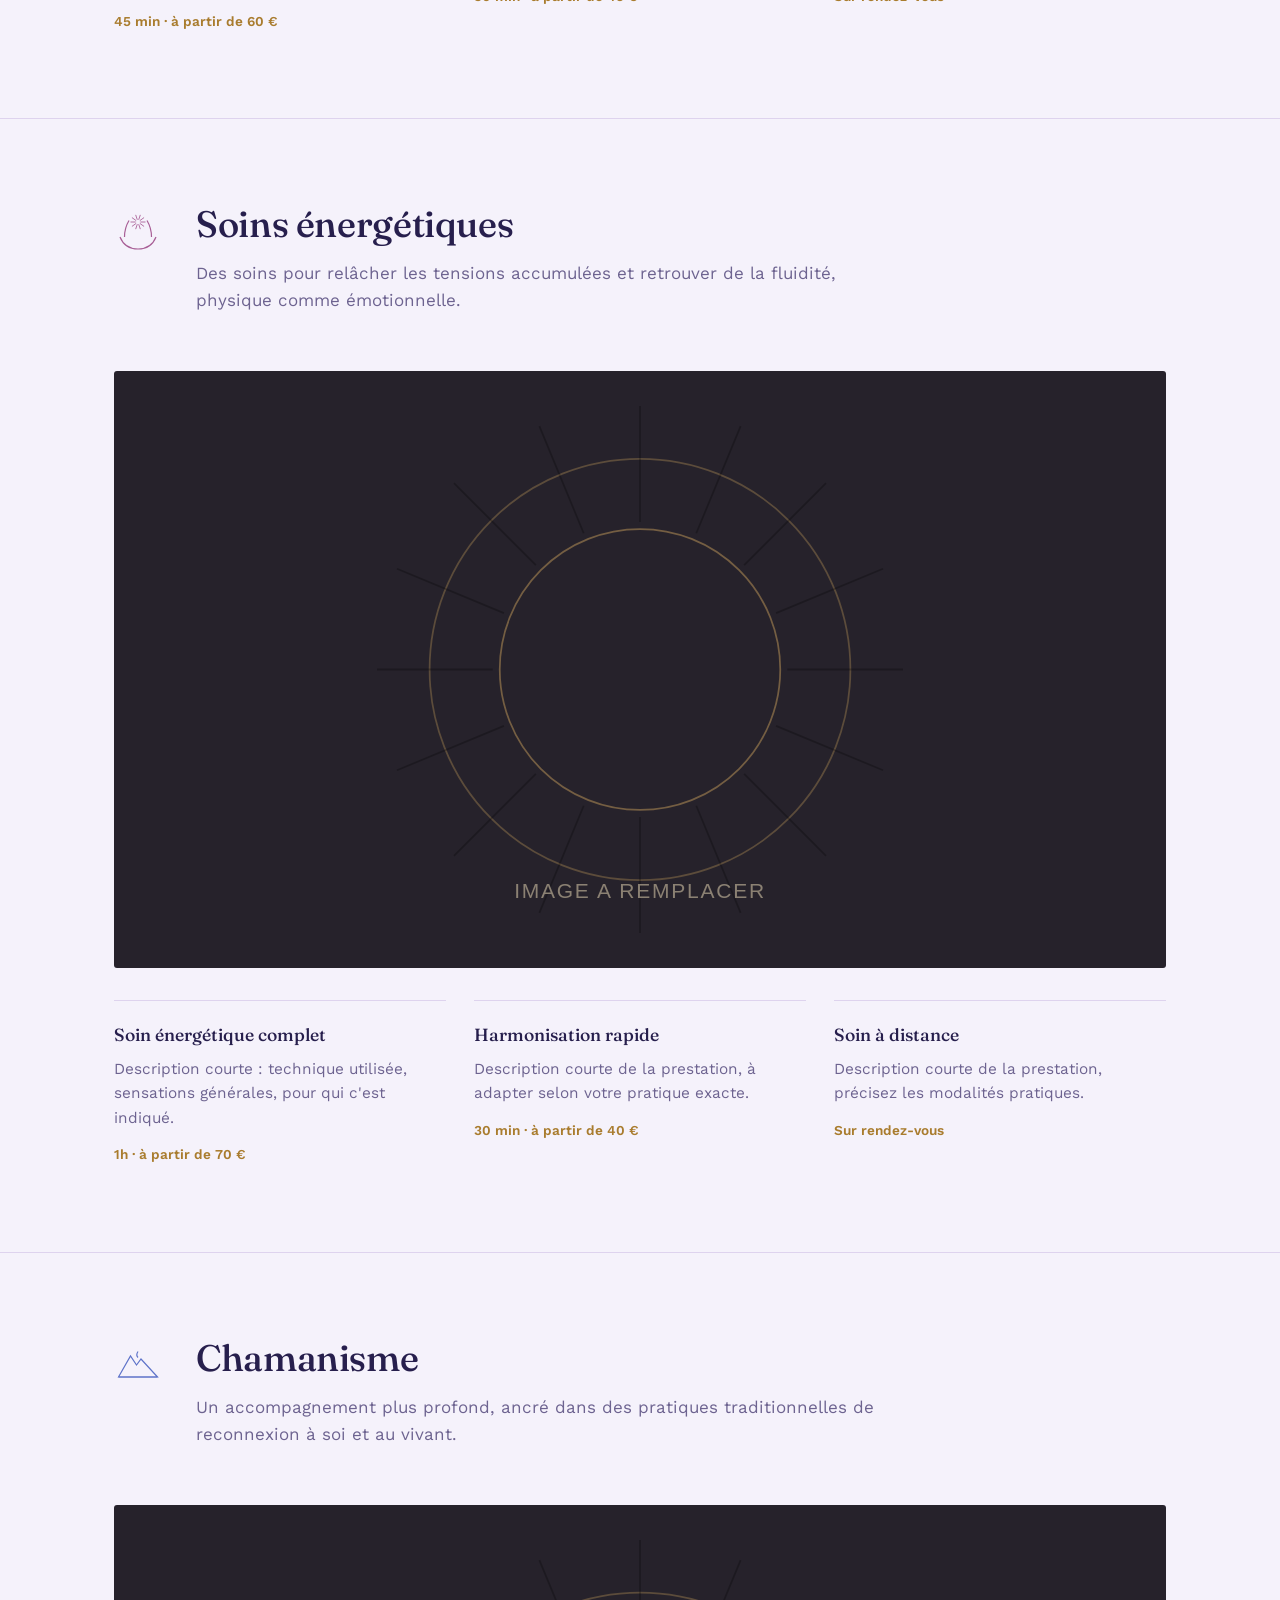
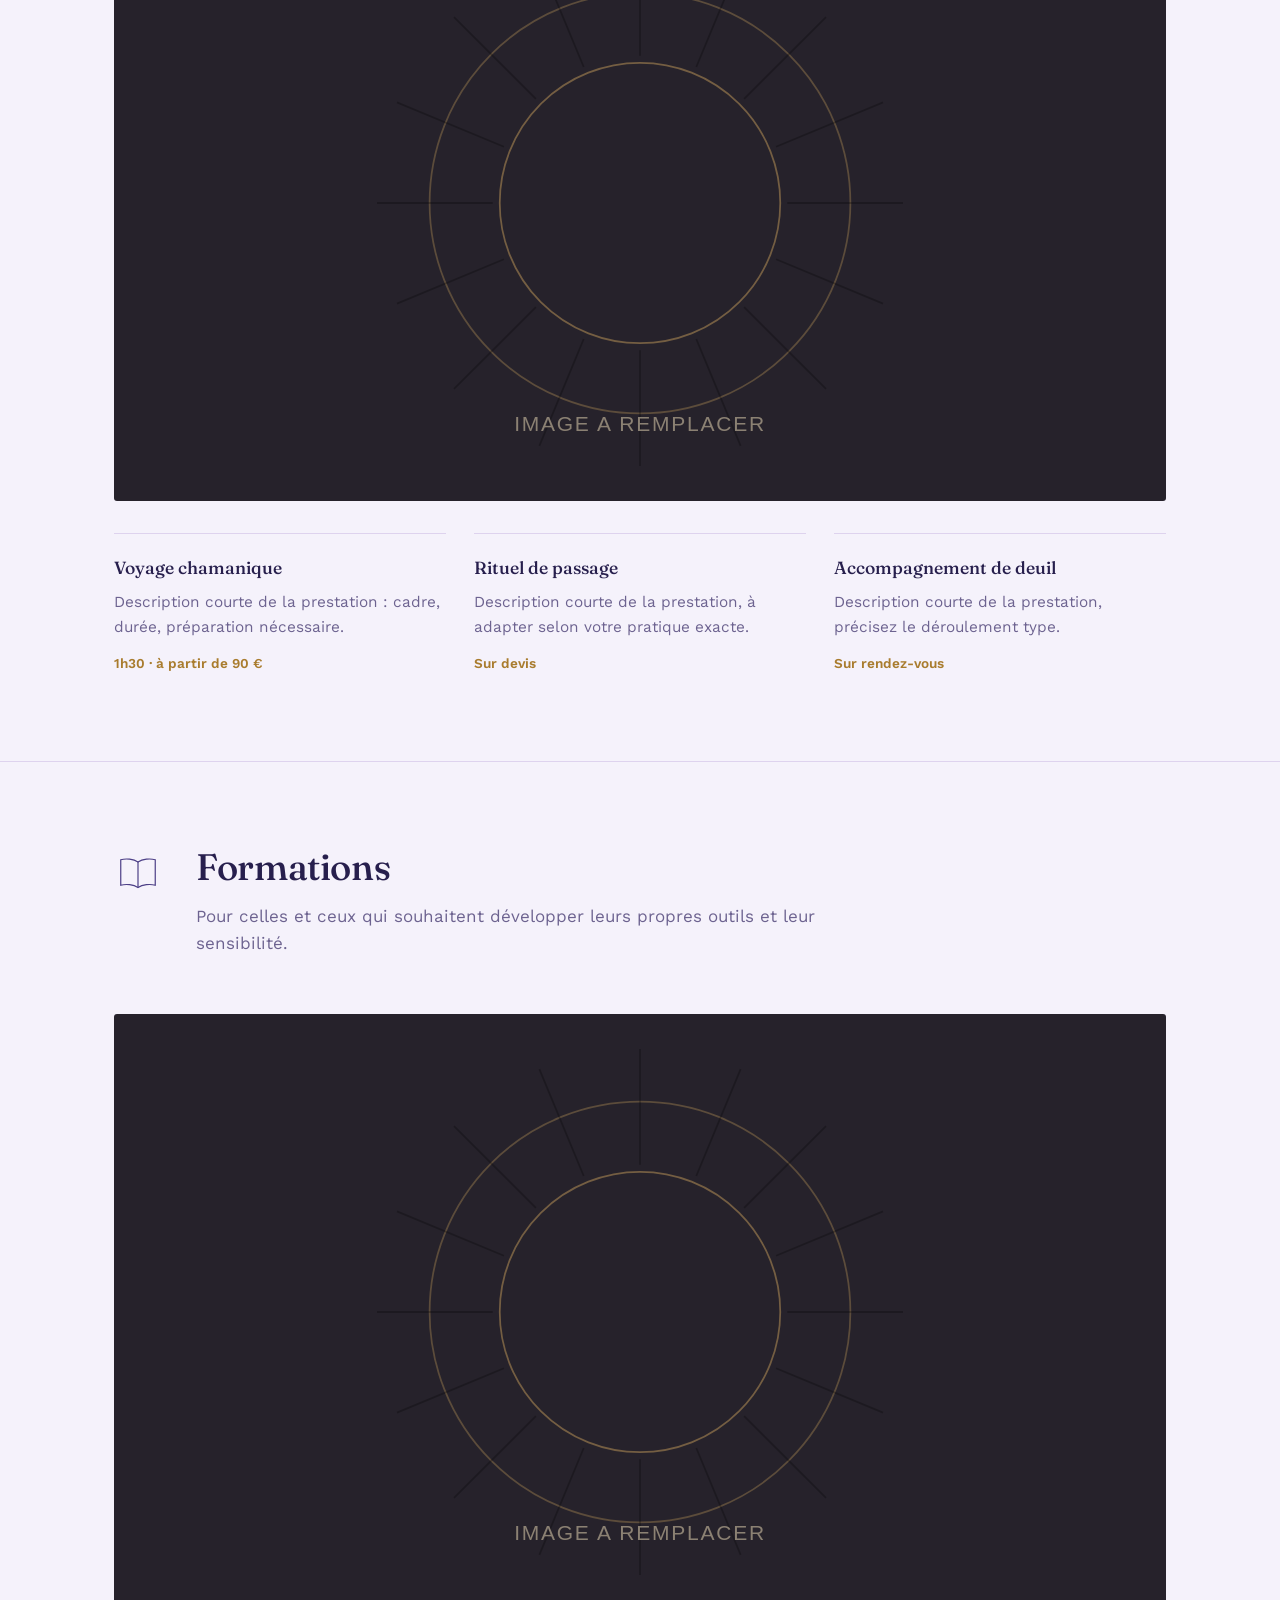
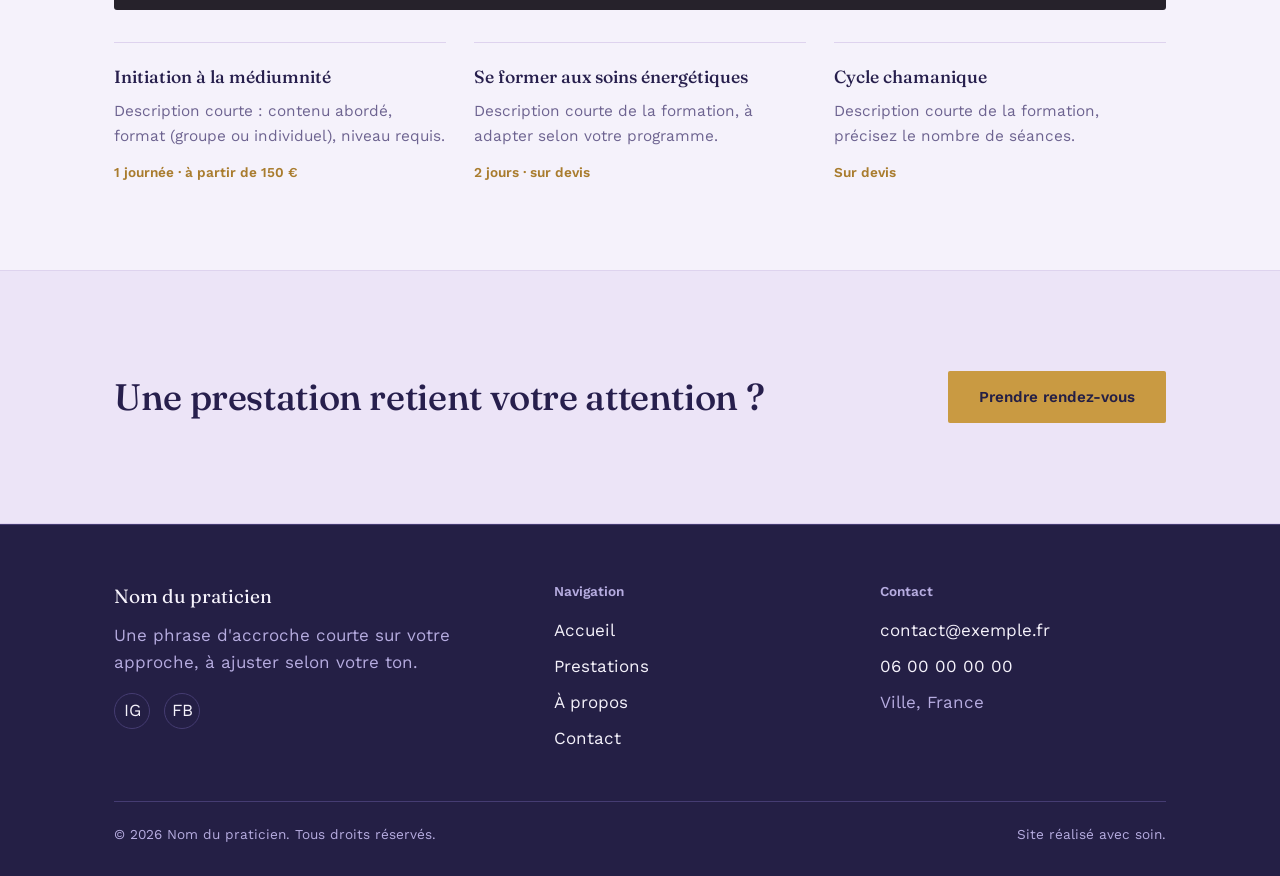
<file: prestations.html>
<!DOCTYPE html>
<html lang="fr">
<head>
<meta charset="UTF-8">
<meta name="viewport" content="width=device-width, initial-scale=1.0">
<title>Prestations — [Nom du praticien]</title>
<meta name="description" content="Guidance & médiumnité, soins énergétiques, chamanisme et formations.">
<link rel="preconnect" href="https://fonts.googleapis.com">
<link href="https://fonts.googleapis.com/css2?family=Fraunces:ital,wght@0,300..600;1,400..500&family=Work+Sans:wght@400;500;600&display=swap" rel="stylesheet">
<link rel="stylesheet" href="assets/style.css">
</head>
<body>

<header class="site-header">
  <div class="header-grid">
    <a href="index.html" class="logo">
      <svg viewBox="0 0 60 60" xmlns="http://www.w3.org/2000/svg" role="presentation" aria-hidden="true">
  <circle cx="30" cy="30" r="22" fill="none" stroke="var(--gold)" stroke-width="1.6"/>
  <circle cx="30" cy="30" r="10" fill="none" stroke="var(--gold)" stroke-width="1.6"/>
<line x1="52.0" y1="30.0" x2="57.0" y2="30.0" stroke="var(--gold)" stroke-width="1.6" opacity="0.9"/>
<line x1="49.1" y1="41.0" x2="53.4" y2="43.5" stroke="var(--gold)" stroke-width="1.6" opacity="0.9"/>
<line x1="41.0" y1="49.1" x2="43.5" y2="53.4" stroke="var(--gold)" stroke-width="1.6" opacity="0.9"/>
<line x1="30.0" y1="52.0" x2="30.0" y2="57.0" stroke="var(--gold)" stroke-width="1.6" opacity="0.9"/>
<line x1="19.0" y1="49.1" x2="16.5" y2="53.4" stroke="var(--gold)" stroke-width="1.6" opacity="0.9"/>
<line x1="10.9" y1="41.0" x2="6.6" y2="43.5" stroke="var(--gold)" stroke-width="1.6" opacity="0.9"/>
<line x1="8.0" y1="30.0" x2="3.0" y2="30.0" stroke="var(--gold)" stroke-width="1.6" opacity="0.9"/>
<line x1="10.9" y1="19.0" x2="6.6" y2="16.5" stroke="var(--gold)" stroke-width="1.6" opacity="0.9"/>
<line x1="19.0" y1="10.9" x2="16.5" y2="6.6" stroke="var(--gold)" stroke-width="1.6" opacity="0.9"/>
<line x1="30.0" y1="8.0" x2="30.0" y2="3.0" stroke="var(--gold)" stroke-width="1.6" opacity="0.9"/>
<line x1="41.0" y1="10.9" x2="43.5" y2="6.6" stroke="var(--gold)" stroke-width="1.6" opacity="0.9"/>
<line x1="49.1" y1="19.0" x2="53.4" y2="16.5" stroke="var(--gold)" stroke-width="1.6" opacity="0.9"/>
</svg>
      <span>Nom du praticien</span>
    </a>
    <nav class="main-nav" aria-label="Navigation principale">
      <ul>
        <li><a href="index.html">Accueil</a></li>
        <li><a href="prestations.html" aria-current="page">Prestations</a></li>
        <li><a href="apropos.html">À propos</a></li>
        <li><a href="contact.html">Contact</a></li>
      </ul>
    </nav>
    <div class="header-cta"><a href="contact.html" class="btn btn-ghost">Prendre rendez-vous</a></div>
    <button class="nav-toggle" aria-expanded="false" aria-label="Ouvrir le menu">☰</button>
  </div>
</header>

<main>

  <section style="padding-bottom:0;">
    <div class="wrap section-head">
      <span class="eyebrow-mark" style="color:var(--gold);">Prestations</span>
      <h1 style="font-size:clamp(2.2rem,4vw,3rem);">Quatre approches, un même fil : vous accompagner là où vous en êtes.</h1>
      <p class="lede">Chaque catégorie regroupe plusieurs prestations. Les durées et tarifs indiqués sont des exemples à ajuster.<span class="placeholder-flag">tarifs à compléter</span></p>
    </div>
  </section>

  <!-- GUIDANCE & MEDIUMNITE -->
  <section class="cat-block" id="guidance">
    <div class="wrap">
      <div class="cat-header accent-guidance">
        <svg class="cat-icon" viewBox="0 0 64 64" xmlns="http://www.w3.org/2000/svg" role="presentation" aria-hidden="true" fill="none" stroke="currentColor" stroke-width="1.6">
  <path d="M6 32C14 18 24 12 32 12s18 6 26 20c-8 14-18 20-26 20S14 46 6 32Z"/>
  <circle cx="32" cy="32" r="8"/>
  <circle cx="32" cy="32" r="2.4" fill="currentColor" stroke="none"/>
</svg>
        <div>
          <h2>Guidance &amp; médiumnité</h2>
          <p>Des consultations pour éclairer une situation, comprendre un ressenti ou entrer en lien avec ce qui vous dépasse.</p>
        </div>
      </div>
      <img src="assets/img-guidance.svg" alt="Image à remplacer" style="width:100%; margin-bottom:32px; border-radius:3px;">
      <div class="prestation-grid">
        <div class="prestation-card">
          <h4>Consultation de médiumnité</h4>
          <p>Description courte de la prestation : déroulement, ce que la personne peut en attendre.</p>
          <span class="meta">45 min · à partir de 60 €</span>
        </div>
        <div class="prestation-card">
          <h4>Guidance intuitive</h4>
          <p>Description courte de la prestation, à adapter selon votre pratique exacte.</p>
          <span class="meta">30 min · à partir de 45 €</span>
        </div>
        <div class="prestation-card">
          <h4>Lecture à distance</h4>
          <p>Description courte de la prestation, précisez le format (téléphone, visio, écrit).</p>
          <span class="meta">Sur rendez-vous</span>
        </div>
      </div>
    </div>
  </section>

  <!-- SOINS ENERGETIQUES -->
  <section class="cat-block" id="soins">
    <div class="wrap">
      <div class="cat-header accent-soin">
        <svg class="cat-icon" viewBox="0 0 64 64" xmlns="http://www.w3.org/2000/svg" role="presentation" aria-hidden="true" fill="none" stroke="currentColor" stroke-width="1.6">
  <path d="M14 40c0-12 6-22 6-22M50 40c0-12-6-22-6-22"/>
  <path d="M8 40c4 10 12 16 24 16s20-6 24-16"/>
<line x1="35.0" y1="20.0" x2="42.0" y2="20.0" stroke="currentColor" stroke-width="1.3" opacity="0.9"/>
<line x1="34.4" y1="21.8" x2="40.1" y2="25.9" stroke="currentColor" stroke-width="1.3" opacity="0.9"/>
<line x1="32.9" y1="22.9" x2="35.1" y2="29.5" stroke="currentColor" stroke-width="1.3" opacity="0.9"/>
<line x1="31.1" y1="22.9" x2="28.9" y2="29.5" stroke="currentColor" stroke-width="1.3" opacity="0.9"/>
<line x1="29.6" y1="21.8" x2="23.9" y2="25.9" stroke="currentColor" stroke-width="1.3" opacity="0.9"/>
<line x1="29.0" y1="20.0" x2="22.0" y2="20.0" stroke="currentColor" stroke-width="1.3" opacity="0.9"/>
<line x1="29.6" y1="18.2" x2="23.9" y2="14.1" stroke="currentColor" stroke-width="1.3" opacity="0.9"/>
<line x1="31.1" y1="17.1" x2="28.9" y2="10.5" stroke="currentColor" stroke-width="1.3" opacity="0.9"/>
<line x1="32.9" y1="17.1" x2="35.1" y2="10.5" stroke="currentColor" stroke-width="1.3" opacity="0.9"/>
<line x1="34.4" y1="18.2" x2="40.1" y2="14.1" stroke="currentColor" stroke-width="1.3" opacity="0.9"/>
</svg>
        <div>
          <h2>Soins énergétiques</h2>
          <p>Des soins pour relâcher les tensions accumulées et retrouver de la fluidité, physique comme émotionnelle.</p>
        </div>
      </div>
      <img src="assets/img-soin.svg" alt="Image à remplacer" style="width:100%; margin-bottom:32px; border-radius:3px;">
      <div class="prestation-grid">
        <div class="prestation-card">
          <h4>Soin énergétique complet</h4>
          <p>Description courte : technique utilisée, sensations générales, pour qui c'est indiqué.</p>
          <span class="meta">1h · à partir de 70 €</span>
        </div>
        <div class="prestation-card">
          <h4>Harmonisation rapide</h4>
          <p>Description courte de la prestation, à adapter selon votre pratique exacte.</p>
          <span class="meta">30 min · à partir de 40 €</span>
        </div>
        <div class="prestation-card">
          <h4>Soin à distance</h4>
          <p>Description courte de la prestation, précisez les modalités pratiques.</p>
          <span class="meta">Sur rendez-vous</span>
        </div>
      </div>
    </div>
  </section>

  <!-- CHAMANISME -->
  <section class="cat-block" id="chamanisme">
    <div class="wrap">
      <div class="cat-header accent-chaman">
        <svg class="cat-icon" viewBox="0 0 64 64" xmlns="http://www.w3.org/2000/svg" role="presentation" aria-hidden="true" fill="none" stroke="currentColor" stroke-width="1.6">
  <path d="M6 48 22 20l8 12 6-8 22 24Z"/>
  <path d="M32 14c-2 3-2 6 0 8"/>
  <line x1="6" y1="48" x2="58" y2="48"/>
</svg>
        <div>
          <h2>Chamanisme</h2>
          <p>Un accompagnement plus profond, ancré dans des pratiques traditionnelles de reconnexion à soi et au vivant.</p>
        </div>
      </div>
      <img src="assets/img-chaman.svg" alt="Image à remplacer" style="width:100%; margin-bottom:32px; border-radius:3px;">
      <div class="prestation-grid">
        <div class="prestation-card">
          <h4>Voyage chamanique</h4>
          <p>Description courte de la prestation : cadre, durée, préparation nécessaire.</p>
          <span class="meta">1h30 · à partir de 90 €</span>
        </div>
        <div class="prestation-card">
          <h4>Rituel de passage</h4>
          <p>Description courte de la prestation, à adapter selon votre pratique exacte.</p>
          <span class="meta">Sur devis</span>
        </div>
        <div class="prestation-card">
          <h4>Accompagnement de deuil</h4>
          <p>Description courte de la prestation, précisez le déroulement type.</p>
          <span class="meta">Sur rendez-vous</span>
        </div>
      </div>
    </div>
  </section>

  <!-- FORMATIONS -->
  <section class="cat-block" id="formations">
    <div class="wrap">
      <div class="cat-header accent-formation">
        <svg class="cat-icon" viewBox="0 0 64 64" xmlns="http://www.w3.org/2000/svg" role="presentation" aria-hidden="true" fill="none" stroke="currentColor" stroke-width="1.6">
  <path d="M32 16C26 12 16 11 9 13v34c7-2 17-1 23 3 6-4 16-5 23-3V13c-7-2-17-1-23 3Z"/>
  <path d="M32 16v34"/>
</svg>
        <div>
          <h2>Formations</h2>
          <p>Pour celles et ceux qui souhaitent développer leurs propres outils et leur sensibilité.</p>
        </div>
      </div>
      <img src="assets/img-formation.svg" alt="Image à remplacer" style="width:100%; margin-bottom:32px; border-radius:3px;">
      <div class="prestation-grid">
        <div class="prestation-card">
          <h4>Initiation à la médiumnité</h4>
          <p>Description courte : contenu abordé, format (groupe ou individuel), niveau requis.</p>
          <span class="meta">1 journée · à partir de 150 €</span>
        </div>
        <div class="prestation-card">
          <h4>Se former aux soins énergétiques</h4>
          <p>Description courte de la formation, à adapter selon votre programme.</p>
          <span class="meta">2 jours · sur devis</span>
        </div>
        <div class="prestation-card">
          <h4>Cycle chamanique</h4>
          <p>Description courte de la formation, précisez le nombre de séances.</p>
          <span class="meta">Sur devis</span>
        </div>
      </div>
    </div>
  </section>

  <section class="cta-band on-soft">
    <div class="wrap">
      <h2>Une prestation retient votre attention ?</h2>
      <a href="contact.html" class="btn btn-primary">Prendre rendez-vous</a>
    </div>
  </section>

</main>

<footer class="site-footer">
  <div class="wrap">
    <div class="footer-grid">
      <div>
        <div class="footer-logo">Nom du praticien</div>
        <p>Une phrase d'accroche courte sur votre approche, à ajuster selon votre ton.</p>
        <div class="social-row">
          <a href="#" aria-label="Instagram">IG</a>
          <a href="#" aria-label="Facebook">FB</a>
        </div>
      </div>
      <div>
        <h4>Navigation</h4>
        <ul>
          <li><a href="index.html">Accueil</a></li>
          <li><a href="prestations.html">Prestations</a></li>
          <li><a href="apropos.html">À propos</a></li>
          <li><a href="contact.html">Contact</a></li>
        </ul>
      </div>
      <div>
        <h4>Contact</h4>
        <ul>
          <li><a href="mailto:contact@exemple.fr">contact@exemple.fr</a></li>
          <li><a href="tel:+33600000000">06 00 00 00 00</a></li>
          <li>Ville, France</li>
        </ul>
      </div>
    </div>
    <div class="footer-bottom">
      <span>© 2026 Nom du praticien. Tous droits réservés.</span>
      <span>Site réalisé avec soin.</span>
    </div>
  </div>
</footer>

<script src="assets/nav.js"></script>
</body>
</html>
</file>
<file: assets/style.css>
/* ============================================================
   TOKENS — palette "portail cosmique" inspirée de l'image fournie
   ============================================================ */
:root {
  /* Fond clair (ambiance principale du site) */
  --bg:        #f5f2fb;
  --bg-soft:   #ece4f7;
  --bg-line:   #ded3ee;

  /* Indigo profond (header, footer, voile du hero) */
  --dark:      #241f45;
  --dark-soft: #322a5c;
  --dark-line: #453c72;

  /* Texte */
  --ink:       #271f4d;
  --ink-dim:   #6d6390;
  --cream:     #f5f2fb;
  --cream-dim: #b6ace0;

  /* Accents puisés dans l'image */
  --gold:      #c99a42;
  --gold-deep: #a97c2e;
  --mauve:     #a85f96;
  --blue:      #5f74c9;
  --indigo:    #4c3f86;

  --serif: 'Fraunces', 'Iowan Old Style', Georgia, serif;
  --sans: 'Work Sans', -apple-system, 'Segoe UI', sans-serif;

  --max-w: 1180px;
  --gutter: clamp(24px, 5vw, 64px);
}

* { box-sizing: border-box; }
html { scroll-behavior: smooth; }

body {
  margin: 0;
  background: var(--bg);
  color: var(--ink);
  font-family: var(--sans);
  font-size: 17px;
  line-height: 1.6;
  -webkit-font-smoothing: antialiased;
}

img { max-width: 100%; display: block; }
a { color: inherit; text-decoration: none; }

.wrap { max-width: var(--max-w); margin: 0 auto; padding: 0 var(--gutter); }

h1, h2, h3 {
  font-family: var(--serif);
  font-weight: 500;
  line-height: 1.15;
  margin: 0 0 0.4em;
  letter-spacing: -0.01em;
}
h1 { font-size: clamp(2.4rem, 5vw, 3.8rem); font-weight: 440; }
h2 { font-size: clamp(1.7rem, 3vw, 2.3rem); }
h3 { font-size: 1.25rem; }

p { margin: 0 0 1em; max-width: 62ch; }
.lede { font-size: 1.15rem; color: var(--ink-dim); max-width: 46ch; }

.hairline { width: 46px; height: 2px; background: var(--gold); border: none; margin: 22px 0; }
::selection { background: var(--gold); color: var(--cream); }
:focus-visible { outline: 2px solid var(--gold); outline-offset: 3px; }

/* ============================================================
   BOUTONS
   ============================================================ */
.btn {
  display: inline-block;
  padding: 13px 30px;
  border-radius: 2px;
  font-family: var(--sans);
  font-size: 0.95rem;
  font-weight: 600;
  border: 1px solid transparent;
  cursor: pointer;
  transition: background 0.25s ease, color 0.25s ease, border-color 0.25s ease;
}
.btn-primary { background: var(--gold); color: var(--dark); }
.btn-primary:hover { background: var(--gold-deep); color: var(--cream); }

.btn-ghost { border-color: var(--ink-dim); color: var(--ink); }
.btn-ghost:hover { border-color: var(--gold); color: var(--gold-deep); }

.btn-ghost.on-dark { border-color: rgba(245, 242, 251, 0.4); color: var(--cream); }
.btn-ghost.on-dark:hover { border-color: var(--gold); color: var(--gold); }

/* ============================================================
   HEADER — logo à gauche, nav centrée, fond indigo
   ============================================================ */
header.site-header {
  position: sticky;
  top: 0;
  z-index: 50;
  background: rgba(36, 31, 69, 0.94);
  backdrop-filter: blur(8px);
  border-bottom: 1px solid var(--dark-line);
}
.header-grid {
  max-width: var(--max-w);
  margin: 0 auto;
  padding: 0 var(--gutter);
  min-height: 84px;
  display: grid;
  grid-template-columns: 1fr auto 1fr;
  align-items: center;
  gap: 16px;
}
.logo {
  justify-self: start;
  display: flex;
  align-items: center;
  gap: 10px;
  font-family: var(--serif);
  font-size: 1.25rem;
  color: var(--cream);
  white-space: nowrap;
}
.logo svg { width: 30px; height: 30px; flex: none; }

nav.main-nav { justify-self: center; }
nav.main-nav ul { display: flex; gap: clamp(18px, 3vw, 40px); list-style: none; margin: 0; padding: 0; }
nav.main-nav a {
  font-size: 0.98rem;
  color: var(--cream-dim);
  padding: 6px 2px;
  border-bottom: 1px solid transparent;
  transition: color 0.2s ease, border-color 0.2s ease;
}
nav.main-nav a:hover, nav.main-nav a[aria-current="page"] { color: var(--cream); border-color: var(--gold); }

.header-cta { justify-self: end; }
.header-cta .btn { padding: 10px 20px; font-size: 0.88rem; }
.nav-toggle { display: none; }

@media (max-width: 760px) {
  .header-grid { grid-template-columns: auto auto; }
  .header-cta { display: none; }
  nav.main-nav {
    position: fixed;
    top: 84px;
    left: 0;
    width: 100vw;
    height: calc(100vh - 84px);
    background: var(--dark);
    padding: 30px var(--gutter);
    transform: translateY(-8px);
    opacity: 0;
    pointer-events: none;
    transition: opacity 0.2s ease, transform 0.2s ease;
  }
  nav.main-nav.open { opacity: 1; transform: translateY(0); pointer-events: auto; }
  nav.main-nav ul { flex-direction: column; gap: 22px; }
  nav.main-nav a { font-size: 1.4rem; }
  .nav-toggle {
    display: block;
    justify-self: end;
    background: none;
    border: 1px solid rgba(245, 242, 251, 0.3);
    color: var(--cream);
    width: 42px; height: 42px;
    border-radius: 2px;
    font-size: 1.1rem;
  }
}

/* ============================================================
   HERO — image fournie en fond, voile indigo pour la lisibilité
   ============================================================ */
.hero {
  position: relative;
  overflow: hidden;
  padding: clamp(90px, 15vw, 160px) 0 clamp(90px, 13vw, 150px);
  color: var(--cream);
  background-image:
    linear-gradient(100deg, rgba(36,31,69,0.88) 0%, rgba(36,31,69,0.62) 38%, rgba(36,31,69,0.22) 68%, rgba(36,31,69,0.05) 100%),
    url('hero-bg.jpg');
  background-size: cover, cover;
  background-position: center, center 30%;
  background-repeat: no-repeat, no-repeat;
}
.hero-grid { max-width: 640px; position: relative; z-index: 2; }
.hero .eyebrow-mark { color: var(--gold); font-family: var(--serif); font-style: italic; font-size: 1.15rem; margin-bottom: 6px; display: block; }
.hero .lede { color: var(--cream-dim); }

/* ============================================================
   SECTIONS génériques
   ============================================================ */
section { padding: clamp(56px, 8vw, 100px) 0; }
.on-paper { background: var(--bg-soft); }
.on-soft { background: var(--bg-soft); }
.section-head { margin-bottom: 44px; max-width: 640px; }

/* Praticien — photo + texte */
.praticien { display: grid; grid-template-columns: 300px 1fr; gap: 56px; align-items: start; }
.praticien figure { margin: 0; }
.praticien figure img, .praticien figure svg { border-radius: 3px; }
.praticien figcaption { margin-top: 12px; font-size: 0.85rem; color: var(--ink-dim); }
@media (max-width: 720px) {
  .praticien { grid-template-columns: 1fr; }
  .praticien figure { max-width: 220px; }
}

/* Cartes de catégories */
.category-list { display: grid; gap: 2px; background: var(--bg-line); border: 1px solid var(--bg-line); }
.category-card { background: var(--bg); padding: 34px clamp(20px, 4vw, 40px); display: grid; grid-template-columns: 64px 1fr auto; gap: 24px; align-items: center; }
.category-card .cat-icon { width: 44px; height: 44px; }
.category-card h3 { margin-bottom: 6px; }
.category-card p { margin: 0; color: var(--ink-dim); max-width: 52ch; }
.category-card .btn { justify-self: end; }
@media (max-width: 640px) {
  .category-card { grid-template-columns: 48px 1fr; }
  .category-card .btn { grid-column: 1 / -1; justify-self: start; margin-top: 6px; }
}

/* ============================================================
   PRESTATIONS
   ============================================================ */
.cat-block { padding: clamp(50px, 7vw, 84px) 0; border-top: 1px solid var(--bg-line); }
.cat-block:first-of-type { border-top: none; }
.cat-header { display: grid; grid-template-columns: 60px 1fr; gap: 22px; align-items: start; margin-bottom: 40px; }
.cat-header .cat-icon { width: 48px; height: 48px; margin-top: 4px; }
.cat-header p { color: var(--ink-dim); }

.prestation-grid { display: grid; grid-template-columns: repeat(auto-fit, minmax(260px, 1fr)); gap: 28px; }
.prestation-card { border-top: 1px solid var(--bg-line); padding-top: 20px; }
.prestation-card h4 { font-family: var(--serif); font-size: 1.1rem; font-weight: 500; margin: 0 0 8px; }
.prestation-card p { color: var(--ink-dim); margin: 0 0 10px; font-size: 0.96rem; }
.prestation-card .meta { font-size: 0.85rem; color: var(--gold-deep); font-family: var(--sans); font-weight: 600; }

.accent-guidance .cat-icon { color: var(--gold-deep); }
.accent-soin .cat-icon { color: var(--mauve); }
.accent-chaman .cat-icon { color: var(--blue); }
.accent-formation .cat-icon { color: var(--indigo); }

/* ============================================================
   A PROPOS
   ============================================================ */
.apropos-grid { display: grid; grid-template-columns: 1fr 1fr; gap: 60px; align-items: start; }
.apropos-grid figure { position: sticky; top: 110px; margin: 0; }
.timeline { list-style: none; margin: 0; padding: 0; }
.timeline li { padding: 18px 0; border-top: 1px solid var(--bg-line); display: grid; grid-template-columns: 90px 1fr; gap: 20px; }
.timeline li:last-child { border-bottom: 1px solid var(--bg-line); }
.timeline .year { color: var(--gold-deep); font-family: var(--serif); font-style: italic; }
@media (max-width: 800px) {
  .apropos-grid { grid-template-columns: 1fr; }
  .apropos-grid figure { position: static; max-width: 260px; }
}

/* ============================================================
   CONTACT
   ============================================================ */
.contact-grid { display: grid; grid-template-columns: 1fr 1fr; gap: 60px; }
.contact-list { list-style: none; margin: 0; padding: 0; }
.contact-list li { display: grid; grid-template-columns: 28px 1fr; gap: 16px; padding: 16px 0; border-top: 1px solid var(--bg-line); }
.contact-list li:last-child { border-bottom: 1px solid var(--bg-line); }
.contact-list svg { width: 22px; height: 22px; color: var(--gold-deep); margin-top: 2px; }
.contact-list strong { display: block; font-family: var(--serif); font-weight: 500; font-size: 1.05rem; }
.contact-list span, .contact-list a { color: var(--ink-dim); }
.contact-list a:hover { color: var(--gold-deep); }

.modalites-card { background: var(--bg-soft); border: 1px solid var(--bg-line); padding: 30px clamp(20px, 4vw, 36px); }
.modalites-card ul { margin: 0; padding-left: 20px; color: var(--ink-dim); }
.modalites-card li { margin-bottom: 10px; }

@media (max-width: 800px) { .contact-grid { grid-template-columns: 1fr; } }

/* ============================================================
   CTA bandeau
   ============================================================ */
.cta-band { text-align: left; border-top: 1px solid var(--bg-line); border-bottom: 1px solid var(--bg-line); }
.cta-band .wrap { display: flex; flex-wrap: wrap; gap: 24px; align-items: center; justify-content: space-between; }
.cta-band h2 { margin: 0; }

/* ============================================================
   FOOTER — indigo profond, texte clair
   ============================================================ */
footer.site-footer { background: var(--dark); color: var(--cream-dim); padding: 56px 0 30px; border-top: 1px solid var(--dark-line); }
.footer-grid { display: grid; grid-template-columns: 1.4fr 1fr 1fr; gap: 40px; margin-bottom: 40px; }
.footer-grid h4 { font-family: var(--sans); font-size: 0.85rem; color: var(--cream-dim); margin: 0 0 14px; font-weight: 600; }
.footer-grid ul { list-style: none; margin: 0; padding: 0; }
.footer-grid li { margin-bottom: 9px; }
.footer-grid a { color: var(--cream); }
.footer-grid a:hover { color: var(--gold); }
.footer-logo { font-family: var(--serif); font-size: 1.2rem; margin-bottom: 10px; color: var(--cream); }
.footer-bottom { border-top: 1px solid var(--dark-line); padding-top: 22px; font-size: 0.85rem; color: var(--cream-dim); display: flex; justify-content: space-between; flex-wrap: wrap; gap: 10px; }
.social-row { display: flex; gap: 14px; }
.social-row a { width: 36px; height: 36px; border: 1px solid var(--dark-line); border-radius: 50%; display: flex; align-items: center; justify-content: center; color: var(--cream); }
.social-row svg { width: 16px; height: 16px; }
.social-row a:hover { border-color: var(--gold); color: var(--gold); }

@media (max-width: 720px) { .footer-grid { grid-template-columns: 1fr; } }

.placeholder-flag {
  display: inline-block;
  font-size: 0.72rem;
  color: var(--mauve);
  background: rgba(168, 95, 150, 0.12);
  padding: 2px 8px;
  border-radius: 2px;
  margin-left: 8px;
  vertical-align: middle;
}
</file>
